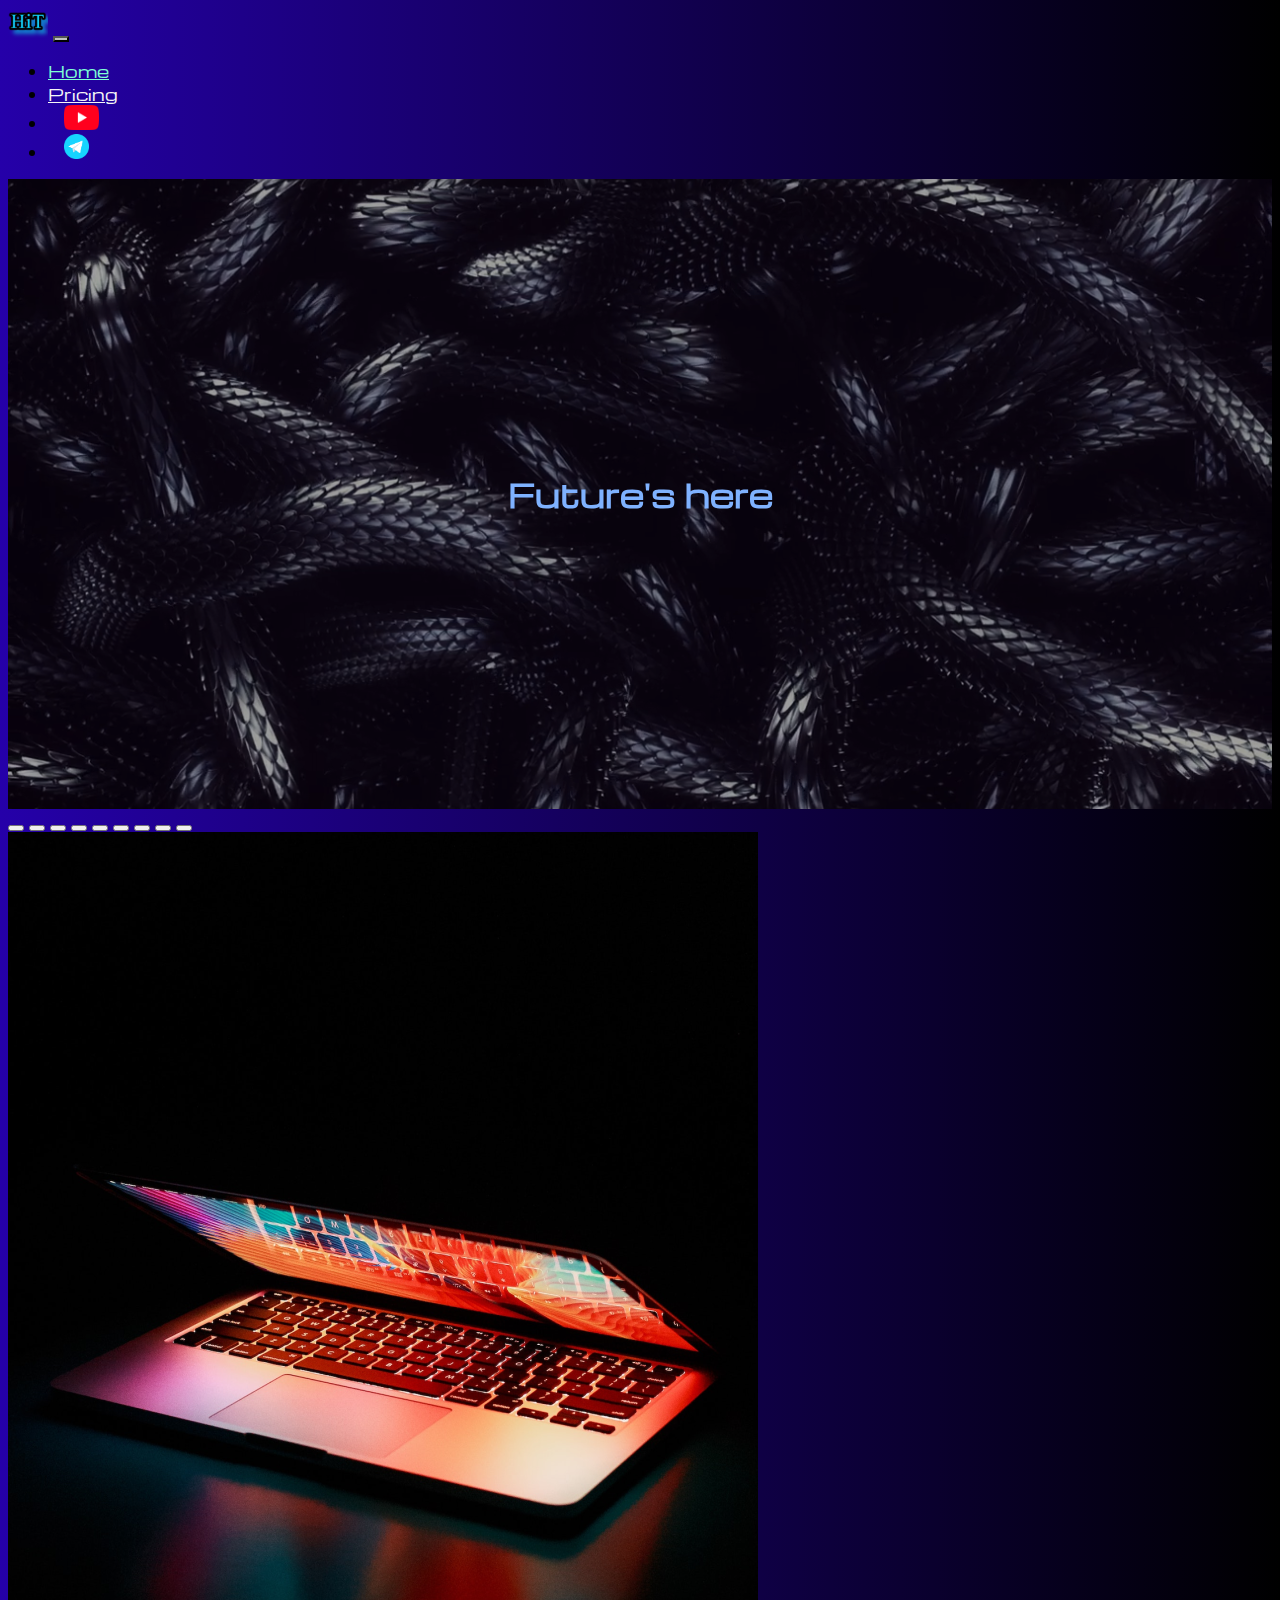
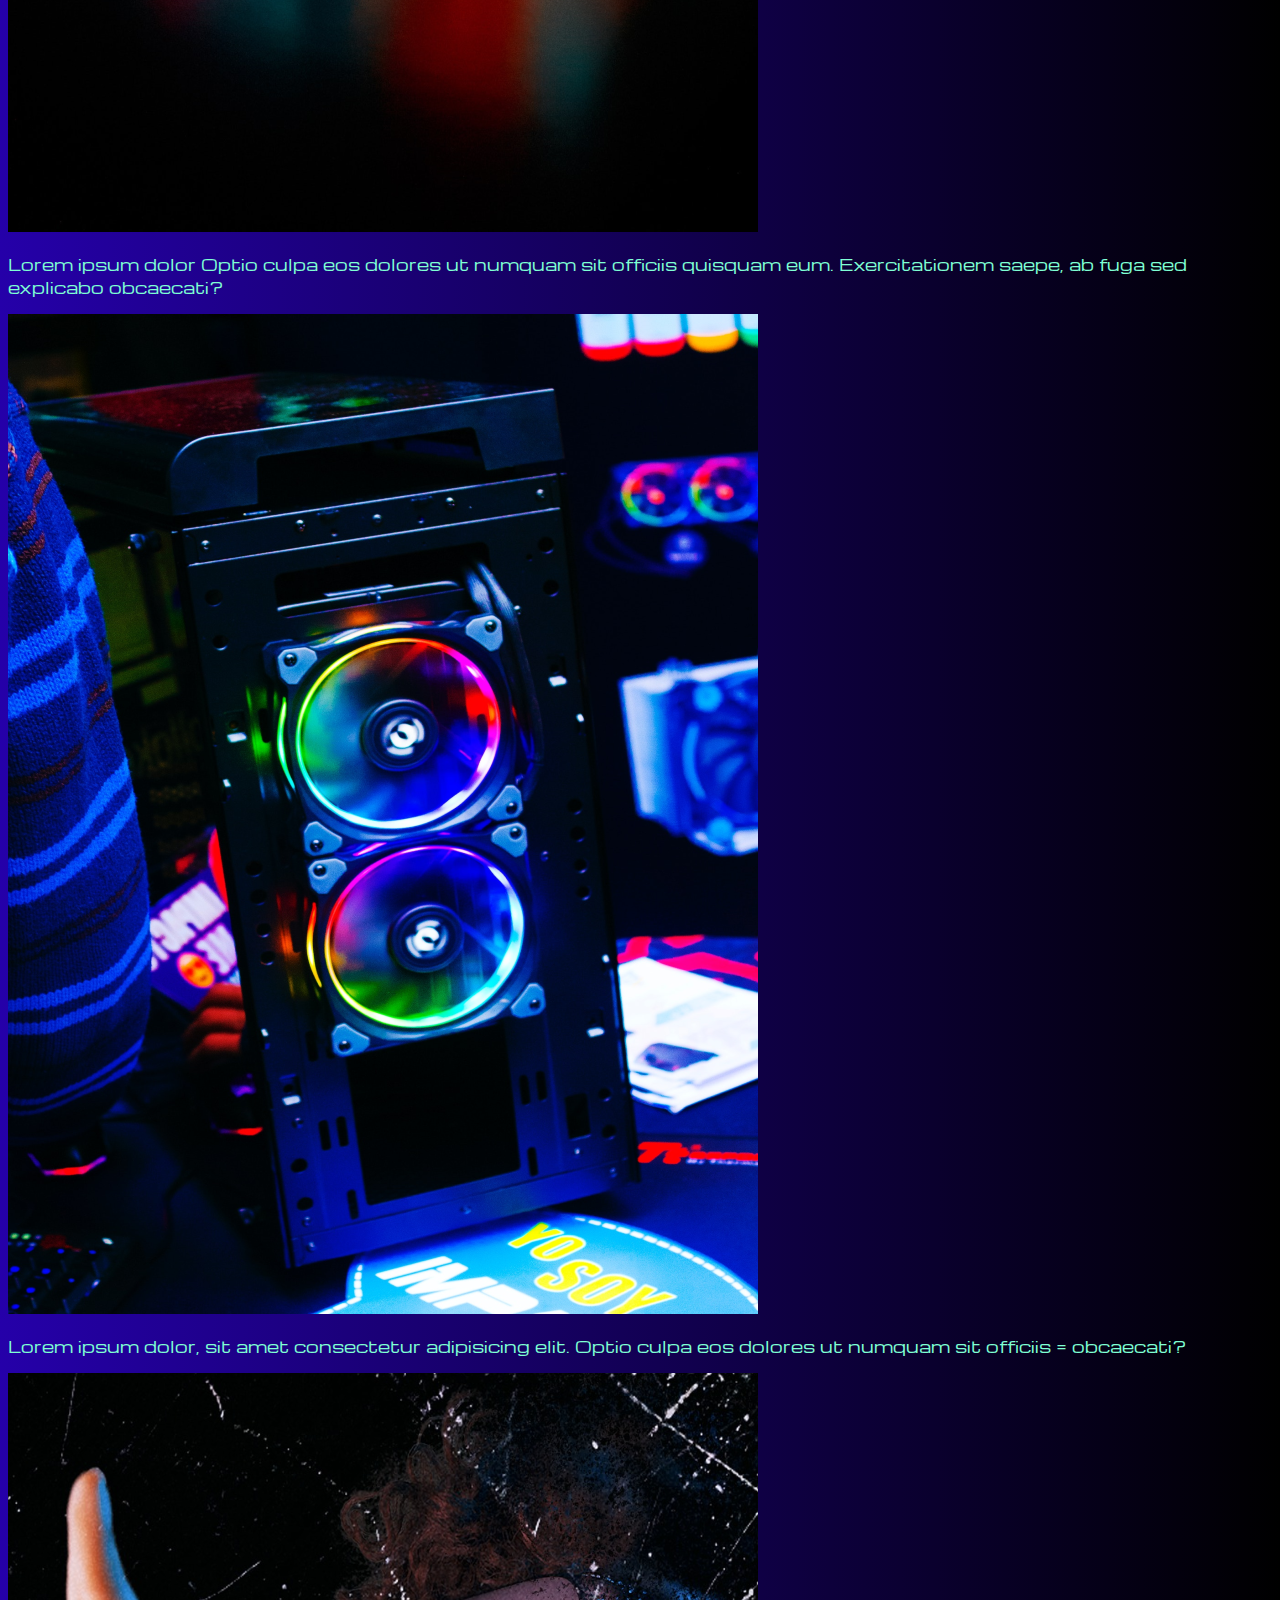
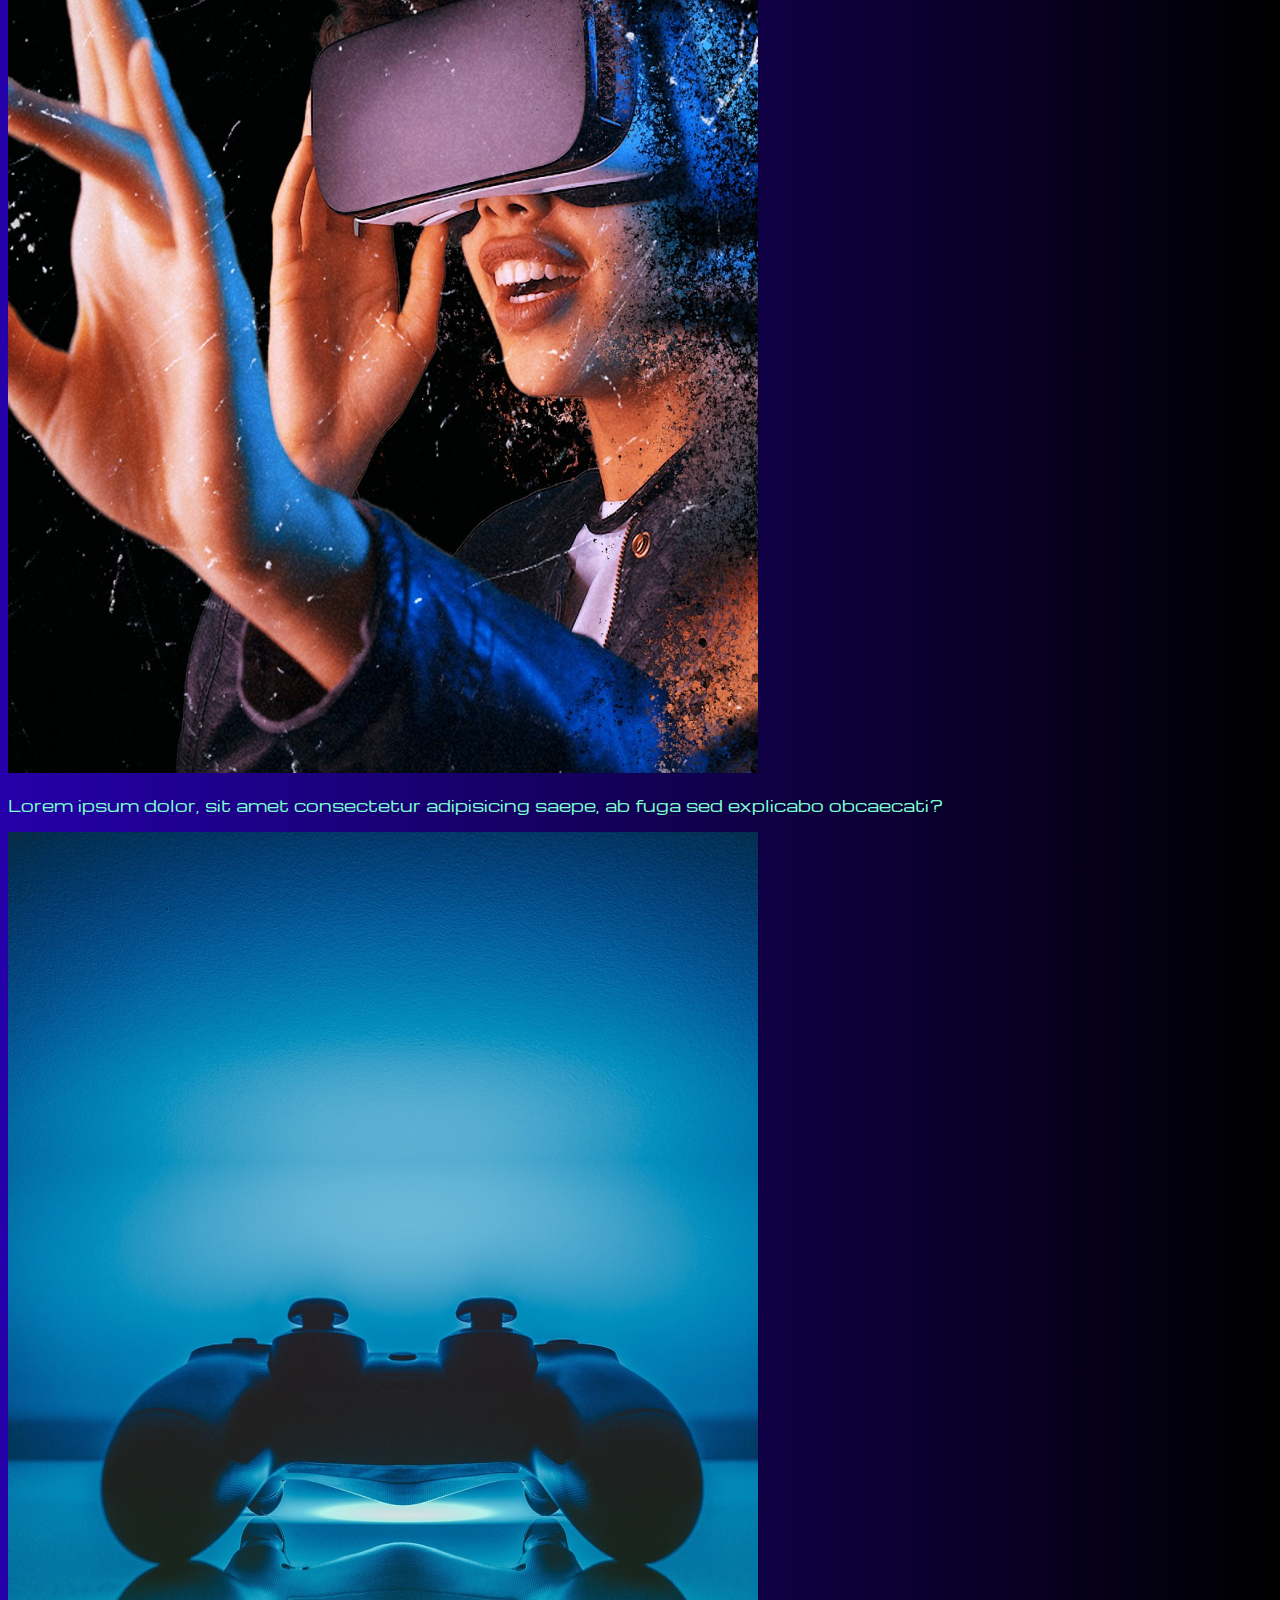
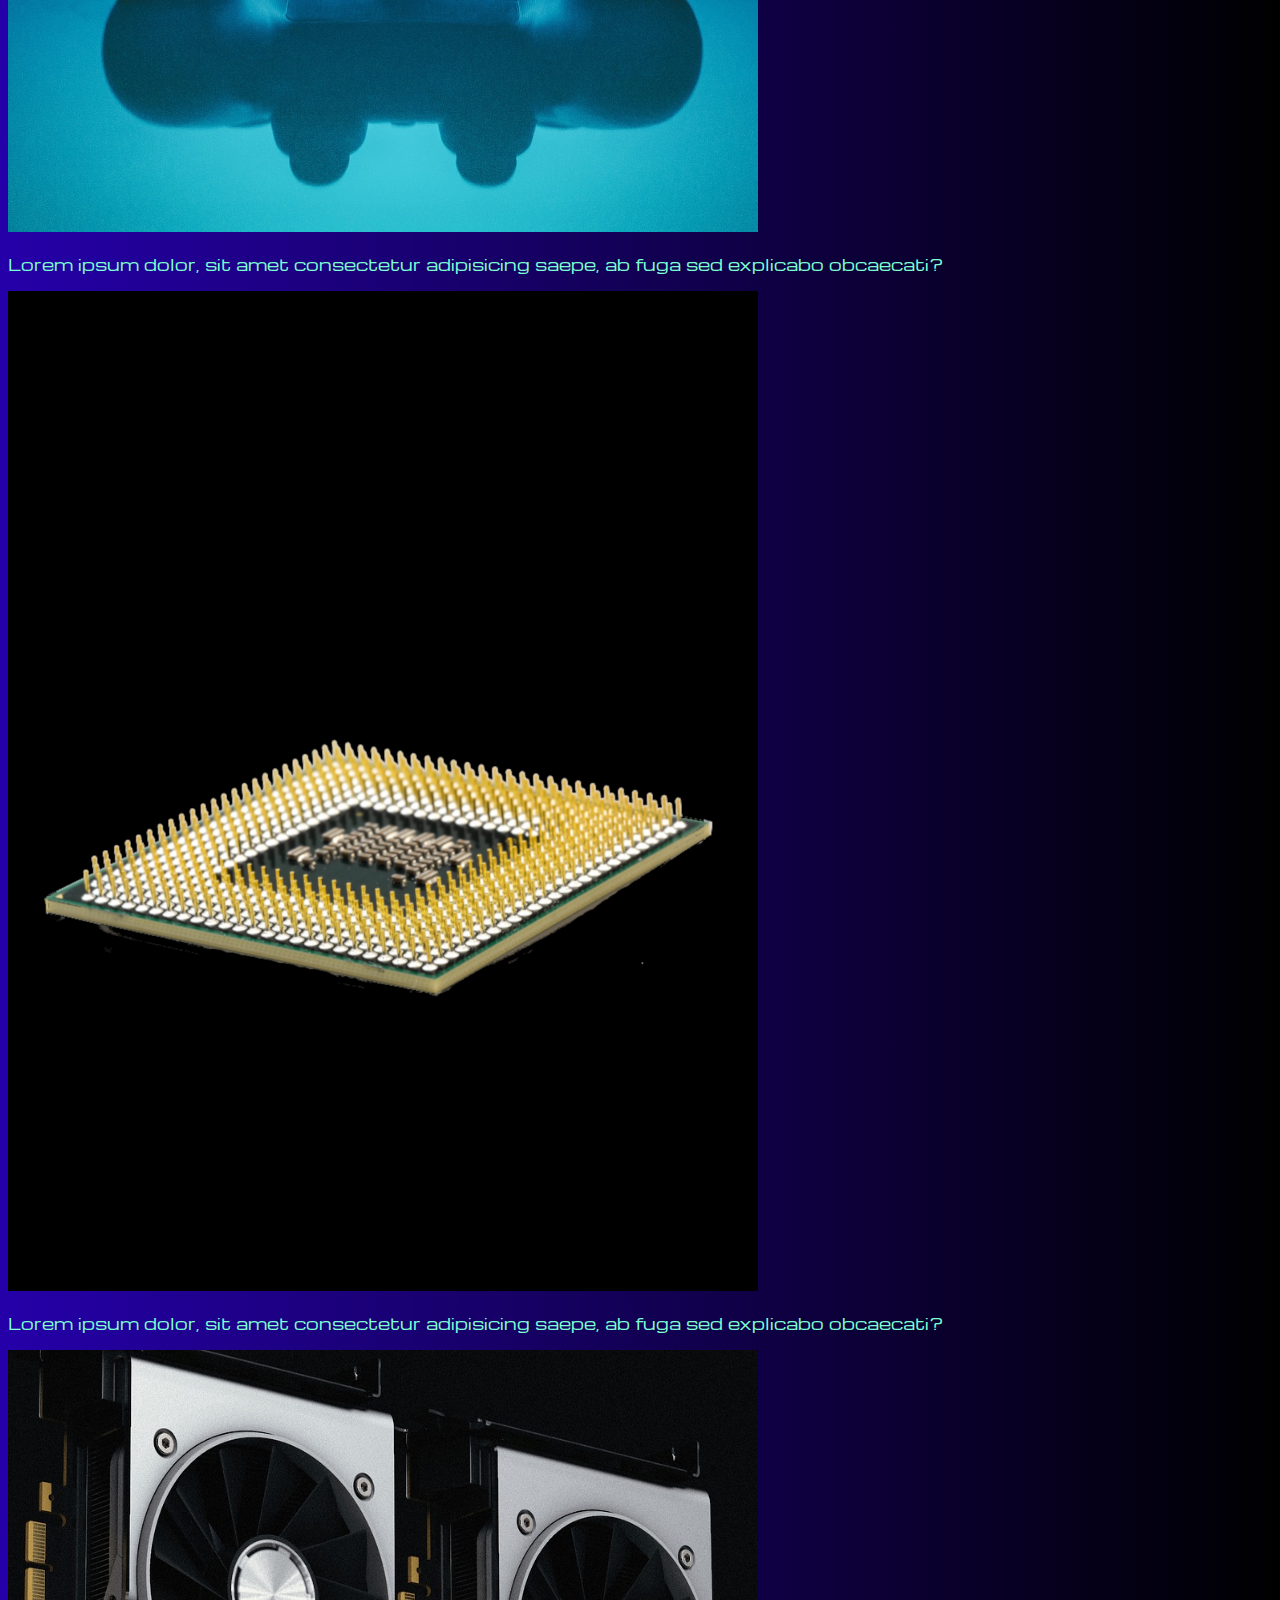
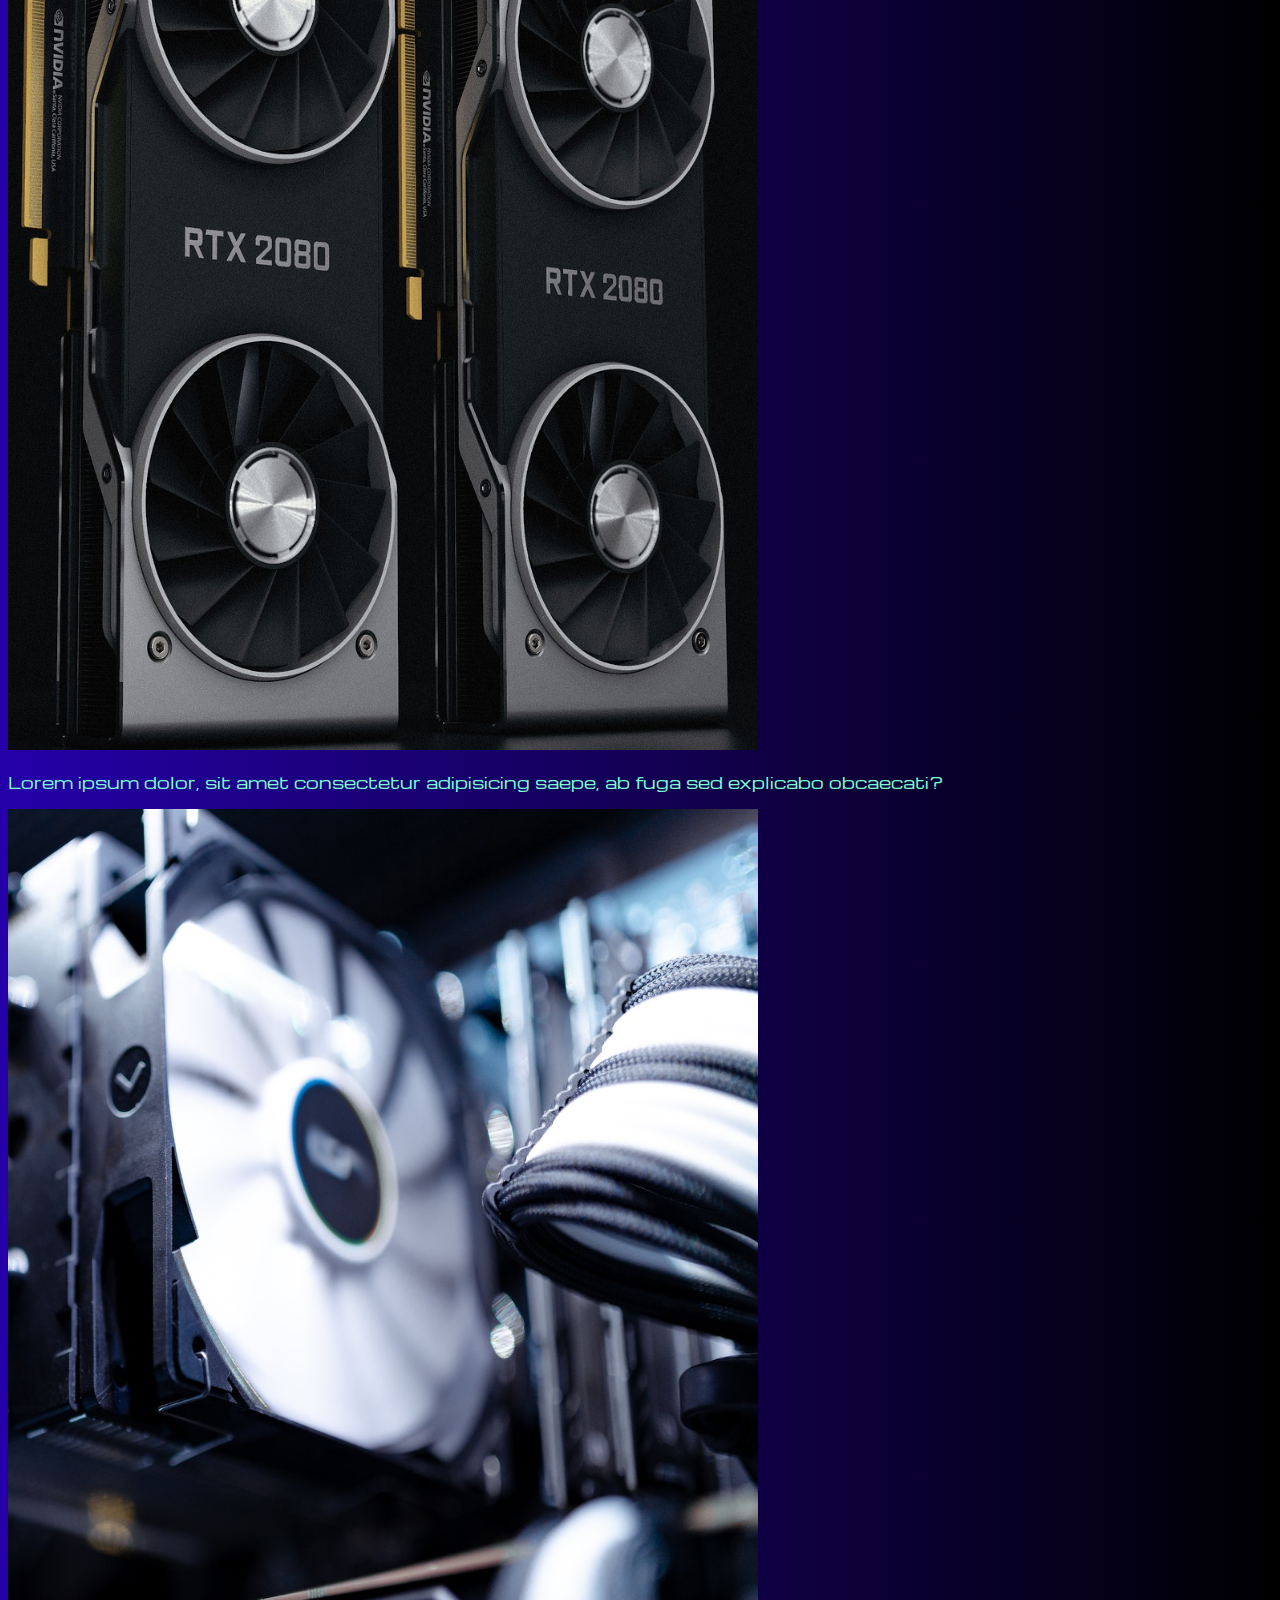
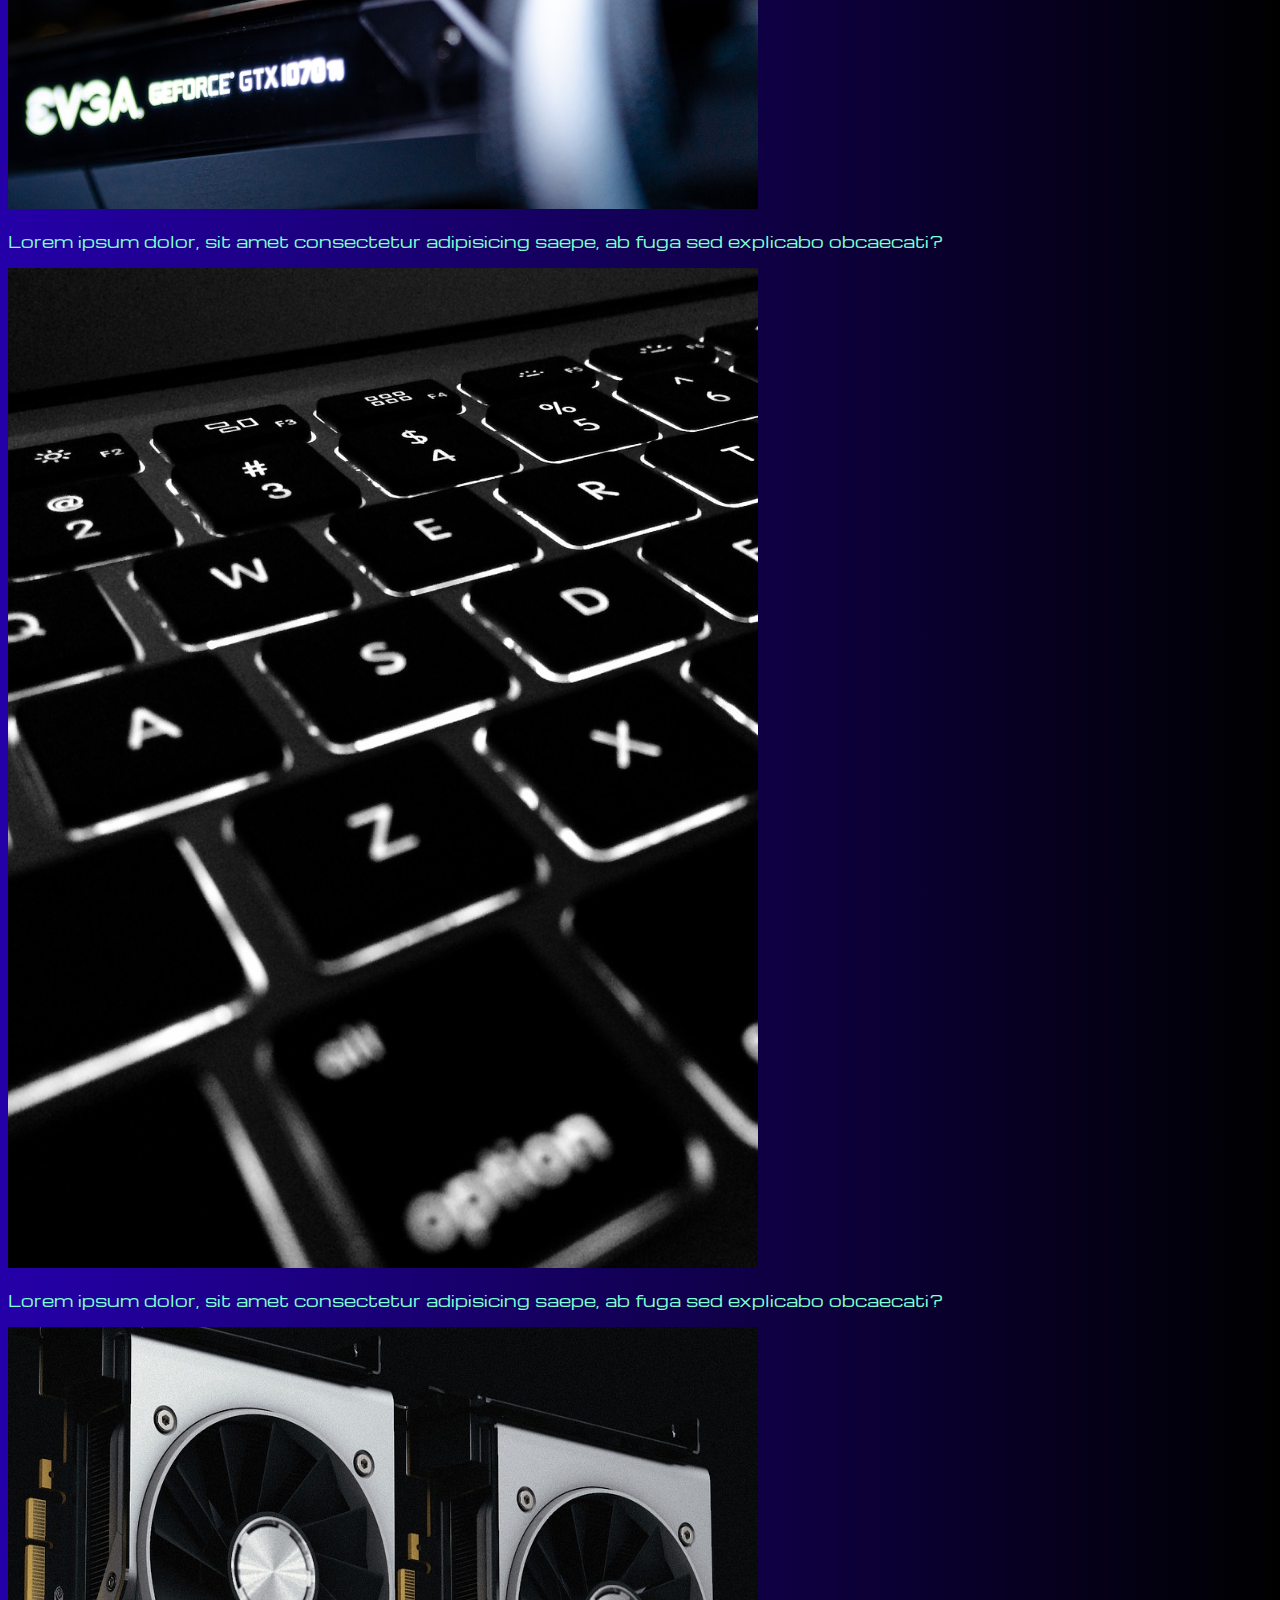
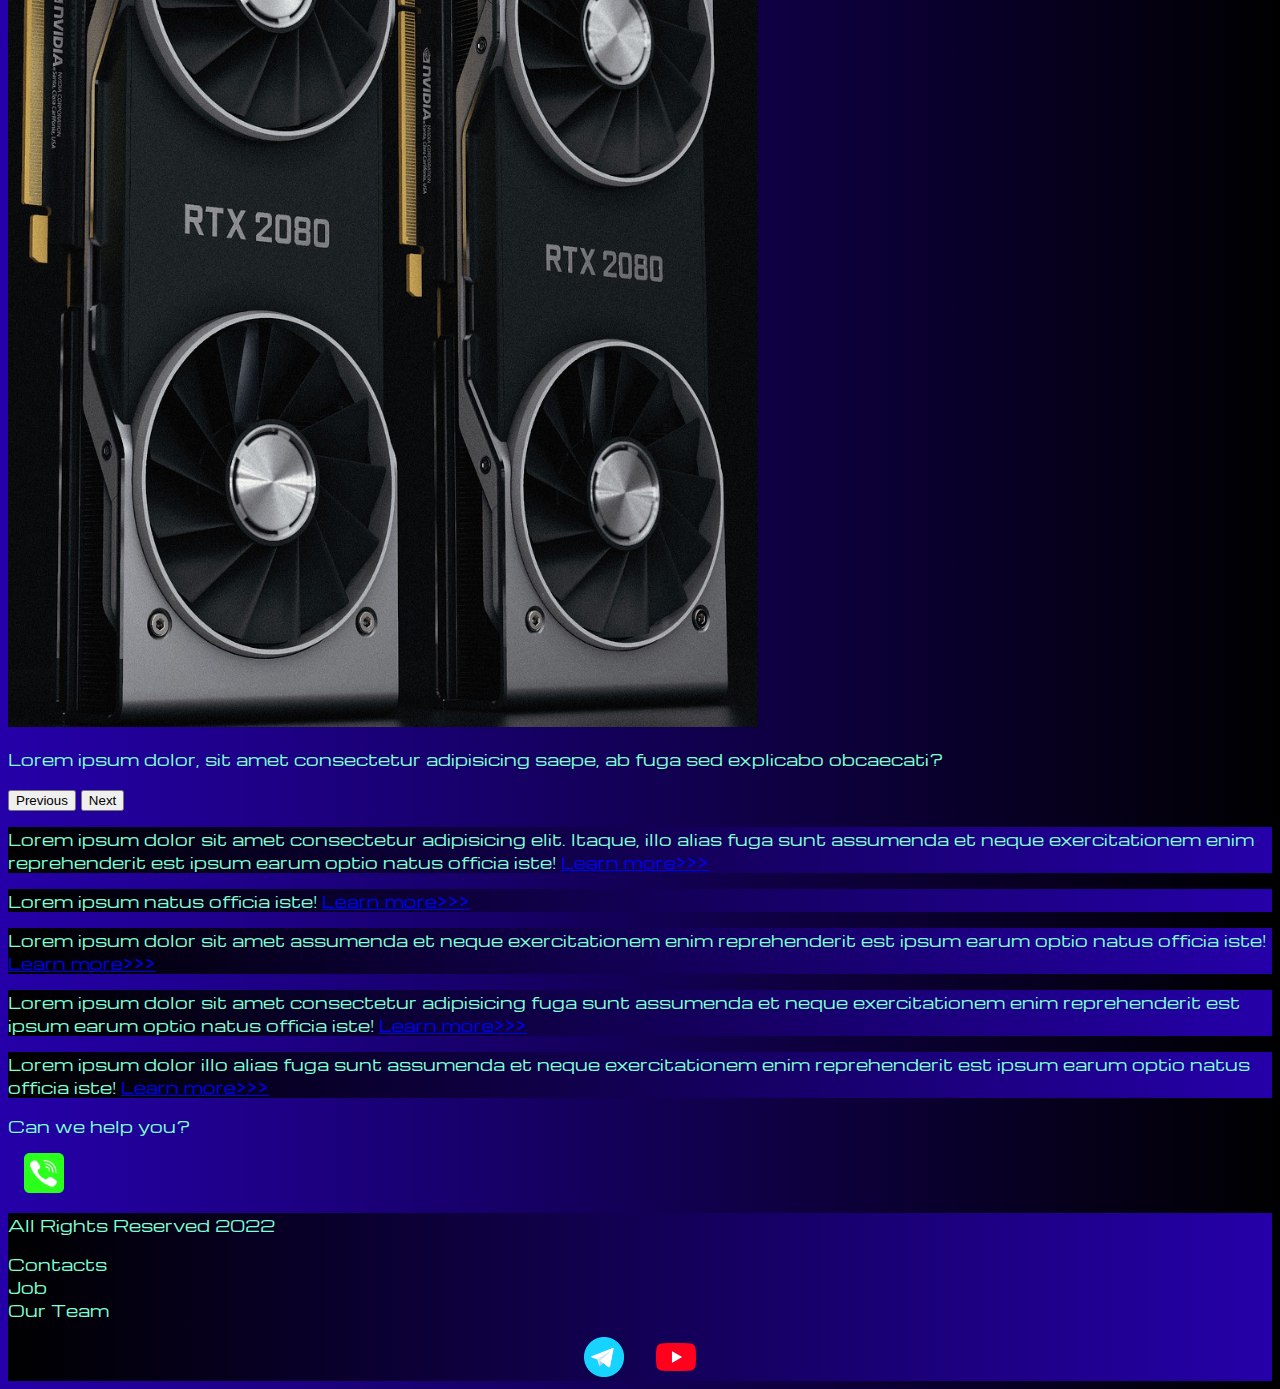
<file: HitSite/index.html>
<!DOCTYPE html>
<html lang="en">
<head>
    <meta charset="UTF-8">
    <meta http-equiv="X-UA-Compatible" content="IE=edge">
    <meta name="viewport" content="width=device-width, initial-scale=1.0">
    <link href="https://cdn.jsdelivr.net/npm/bootstrap@5.2.3/dist/css/bootstrap.min.css" rel="stylesheet" integrity="sha384-rbsA2VBKQhggwzxH7pPCaAqO46MgnOM80zW1RWuH61DGLwZJEdK2Kadq2F9CUG65" crossorigin="anonymous">
    <link rel="stylesheet" href="source/styles/mycss.css">
    <link rel="stylesheet" href="source/styles/bgvideo.css">


    <!-- делаем иконку саиту -->
    <link rel="apple-touch-icon" sizes="180x180" href="source/files/favicon_io/apple-touch-icon.png">
    <link rel="icon" type="image/png" sizes="32x32" href="source/files/favicon_io/favicon-32x32.png">
    <link rel="icon" type="image/png" sizes="16x16" href="source/files/favicon_io/favicon-16x16.png">
    <link rel="manifest" href="source/files/favicon_io/site.webmanifest">

    
    <title>Document</title>

</head>
<body>
    <header>    
        <nav class="navbar navbar-expand-lg bg-dark">
            <div class="container-fluid">
              <a class="navbar-brand" href="index.html"><img src="source/images/logo.png" alt=""></a>
              <button class="navbar-toggler" type="button" data-bs-toggle="collapse" data-bs-target="#navbarNav" aria-controls="navbarNav" aria-expanded="false" aria-label="Toggle navigation">
                <span class="navbar-toggler-icon"></span>
              </button>
              <div class="collapse navbar-collapse" id="navbarNav">
                <ul class="navbar-nav">
                  <li class="nav-item">
                    <a class="nav-link" aria-current="page" href="index.html">Home</a>
                  </li>
                  <li class="nav-item">
                    <a class="nav-link active" href="pricing.html">Pricing</a>
                  </li>
                  <li>
                    <a class="nav-link active" href="pricing.html">
                      <img style="width: 35px; margin-inline: 1em;" src="source/files/yt.png" alt="">
                    </a>
                  </li>
                  <li class="nav-item">
                    <a class="nav-link active" href="pricing.html">
                      <img style="width: 25px; margin-inline: 1em;" src="source/files/tg.png" alt="">
                    </a>
                  </li>
                </ul>
              </div>
            </div>
          </nav>
    </header>
    <section>
      <!-- делаем видео -->
      <div class="bgvideo">
        <video src="source/files/Metall Snake Live Wallpaper.mp4" type="video/mp4" autoplay muted loop></video>
        <div class="effect"></div>
        <div class="video-text">
          <h1>Future's here</h1>
        </div>
      </div>

      <div class="container-fluid mt-4">

        <div class="row">
          <div class="col-lg-1">
          </div>
          
          <div class="col-lg-8 col-md-12">
            <div class="row">
              <div id="carouselExampleIndicators" class="carousel slide" data-bs-ride="true">
                <div class="carousel-indicators">
                  <button type="button" data-bs-target="#carouselExampleIndicators" data-bs-slide-to="0" class="active" aria-current="true" aria-label="Slide 1"></button>
                  <button type="button" data-bs-target="#carouselExampleIndicators" data-bs-slide-to="1" aria-label="Slide 2"></button>
                  <button type="button" data-bs-target="#carouselExampleIndicators" data-bs-slide-to="2" aria-label="Slide 3"></button>
                  <button type="button" data-bs-target="#carouselExampleIndicators" data-bs-slide-to="3" aria-label="Slide 4"></button>
                  <button type="button" data-bs-target="#carouselExampleIndicators" data-bs-slide-to="4" aria-label="Slide 5"></button>
                  <button type="button" data-bs-target="#carouselExampleIndicators" data-bs-slide-to="5" aria-label="Slide 6"></button>
                  <button type="button" data-bs-target="#carouselExampleIndicators" data-bs-slide-to="6" aria-label="Slide 7"></button>
                  <button type="button" data-bs-target="#carouselExampleIndicators" data-bs-slide-to="7" aria-label="Slide 8"></button>
                  <button type="button" data-bs-target="#carouselExampleIndicators" data-bs-slide-to="8" aria-label="Slide 9"></button>

                </div>
                <div class="carousel-inner">
                  <div class="carousel-item active">
                    <div class="d-block w-100">
                      <div class="row">
                        <div class="col-lg-6 col-md-6">
                          <img src="source/images/laptop.png" class="w-100" alt="">
                        </div>
                        <div class="col-lg-6 col-md-6 slide-text">
                          <p>Lorem ipsum dolor Optio culpa eos dolores ut numquam sit officiis quisquam eum. Exercitationem saepe, ab fuga sed explicabo obcaecati?</p>
                        </div>
                      </div>
                    </div>
                  </div>
                  <div class="carousel-item">
                    <div class="d-block w-100">
                      <div class="row">
                        <div class="col-lg-6 col-md-6">
                          <img src="source/images/gaming pc.png" class="w-100" alt="">
                        </div>
                        <div class="col-lg-6 col-md-6 slide-text">
                          <p>Lorem ipsum dolor, sit amet consectetur adipisicing elit. Optio culpa eos dolores ut numquam sit officiis = obcaecati?</p>
                        </div>
                      </div>
                    </div>
                  </div>
                  <div class="carousel-item">
                  <div class="d-block w-100">
                    <div class="row">
                      <div class="col-lg-6 col-md-6">
                        <img src="source/images/vr.png" class="w-100" alt="">
                      </div>
                      <div class="col-lg-6 col-md-6 slide-text">
                        <p>Lorem ipsum dolor, sit amet consectetur adipisicing  saepe, ab fuga sed explicabo obcaecati?</p>
                      </div>
                    </div>
                  </div>
                  </div>

                  <div class="carousel-item">
                    <div class="d-block w-100">
                      <div class="row">
                        <div class="col-lg-6 col-md-6">
                          <img src="source/images/controller.png" class="w-100" alt="">
                        </div>
                        <div class="col-lg-6 col-md-6 slide-text">
                          <p>Lorem ipsum dolor, sit amet consectetur adipisicing  saepe, ab fuga sed explicabo obcaecati?</p>
                        </div>
                      </div>
                  </div>
                  </div>

                  <div class="carousel-item">
                    <div class="d-block w-100">
                      <div class="row">
                        <div class="col-lg-6 col-md-6">
                          <img src="source/images/cpu.png" class="w-100" alt="">
                        </div>
                        <div class="col-lg-6 col-md-6 slide-text">
                          <p>Lorem ipsum dolor, sit amet consectetur adipisicing  saepe, ab fuga sed explicabo obcaecati?</p>
                        </div>
                      </div>
                  </div>
                  </div>

                  <div class="carousel-item">
                    <div class="d-block w-100">
                      <div class="row">
                        <div class="col-lg-6 col-md-6">
                          <img src="source/images/gpu.png" class="w-100" alt="">
                        </div>
                        <div class="col-lg-6 col-md-6 slide-text">
                          <p>Lorem ipsum dolor, sit amet consectetur adipisicing  saepe, ab fuga sed explicabo obcaecati?</p>
                        </div>
                      </div>
                  </div>
                  </div>

                  <div class="carousel-item">
                    <div class="d-block w-100">
                      <div class="row">
                        <div class="col-lg-6 col-md-6">
                          <img src="source/images/other.png" class="w-100" alt="">
                        </div>
                        <div class="col-lg-6 col-md-6 slide-text">
                          <p>Lorem ipsum dolor, sit amet consectetur adipisicing  saepe, ab fuga sed explicabo obcaecati?</p>
                        </div>
                      </div>
                  </div>
                  </div>

                  <div class="carousel-item">
                    <div class="d-block w-100">
                      <div class="row">
                        <div class="col-lg-6 col-md-6">
                          <img src="source/images/acc.png" class="w-100" alt="">
                        </div>
                        <div class="col-lg-6 col-md-6 slide-text">
                          <p>Lorem ipsum dolor, sit amet consectetur adipisicing  saepe, ab fuga sed explicabo obcaecati?</p>
                        </div>
                      </div>
                  </div>
                  </div>

                  <div class="carousel-item">
                    <div class="d-block w-100">
                      <div class="row">
                        <div class="col-lg-6 col-md-6">
                          <img src="source/images/gpu.png" class="w-100" alt="">
                        </div>
                        <div class="col-lg-6 col-md-6 slide-text">
                          <p>Lorem ipsum dolor, sit amet consectetur adipisicing  saepe, ab fuga sed explicabo obcaecati?</p>
                        </div>
                      </div>
                  </div>
                  </div>
                      
                </div>
                <button class="carousel-control-prev" type="button" data-bs-target="#carouselExampleIndicators" data-bs-slide="prev">
                  <span class="carousel-control-prev-icon" aria-hidden="true"></span>
                  <span class="visually-hidden">Previous</span>
                </button>
                <button class="carousel-control-next" type="button" data-bs-target="#carouselExampleIndicators" data-bs-slide="next">
                  <span class="carousel-control-next-icon" aria-hidden="true"></span>
                  <span class="visually-hidden">Next</span>
                </button>
              </div>

            </div>
          </div>
          
          <div class="col-lg-3 col-md-12">
            <div class="row px-2">
              <div class="col-lg-12 sidebar my-4">
                <p>Lorem ipsum dolor sit amet consectetur adipisicing elit. Itaque, illo alias fuga sunt assumenda et neque exercitationem enim reprehenderit est ipsum earum optio natus officia iste! <a href="#">Learn more>>></a></p>
              </div>
              <div class="col-lg-12 sidebar my-4">
                <p>Lorem ipsum natus officia iste! <a href="#">Learn more>>></a></p>
              </div>
              <div class="col-lg-12 sidebar my-4">
                <p>Lorem ipsum dolor sit amet assumenda et neque exercitationem enim reprehenderit est ipsum earum optio natus officia iste! <a href="#">Learn more>>></a></p>
              </div>
              <div class="col-lg-12 sidebar my-4">
                <p>Lorem ipsum dolor sit amet consectetur adipisicing fuga sunt assumenda et neque exercitationem enim reprehenderit est ipsum earum optio natus officia iste! <a href="#">Learn more>>></a></p>
              </div>
              <div class="col-lg-12 sidebar my-4">
                <p>Lorem ipsum dolor illo alias fuga sunt assumenda et neque exercitationem enim reprehenderit est ipsum earum optio natus officia iste! <a href="#">Learn more>>></a></p>
              </div>
            </div>
          </div>
        </div>


        
        <div class="col-md-12 col-md-12 text-center mt-4">
          <p>Can we help you?</p>
        </div>

        <div class="col-md-12 col-md-12 text-center">
          <img class="call-anim" style="width: 40px; margin-inline: 1em;" src="source/files/phone.png" alt="">
        </div>

      </div>
    </section>

    <footer>    
        <div class="container-fluid">
          <div class="row">
            <div class="col-lg-4 col-md-12 footer-text text-center">
              <p>All Rights Reserved 2022</p>
            </div>
            <div class="col-lg-4 col-md-12 footer-text text-center">
              <p>Contacts <br>Job<br>Our Team</p>
            </div>
            <div class="col-lg-4 col-md-12 media-links">
              <!-- ставим ширину, margin-inline для того, чтобы не прилипали друг к другу -->
              <a href="https://web.telegram.org/"> <img style="width: 40px; margin-inline: 1em;" src="source/files/tg.png" alt=""> </a> 
              <a href="https://www.youtube.com/"> <img style="width: 40px; margin-inline: 1em;" src="source/files/yt.png" alt=""> </a> 
              
              

            </div>
          </div>
        </div>
    </footer>
    <script src="https://cdn.jsdelivr.net/npm/bootstrap@5.2.3/dist/js/bootstrap.bundle.min.js" integrity="sha384-kenU1KFdBIe4zVF0s0G1M5b4hcpxyD9F7jL+jjXkk+Q2h455rYXK/7HAuoJl+0I4" crossorigin="anonymous"></script>
</body>
</html>
</file>
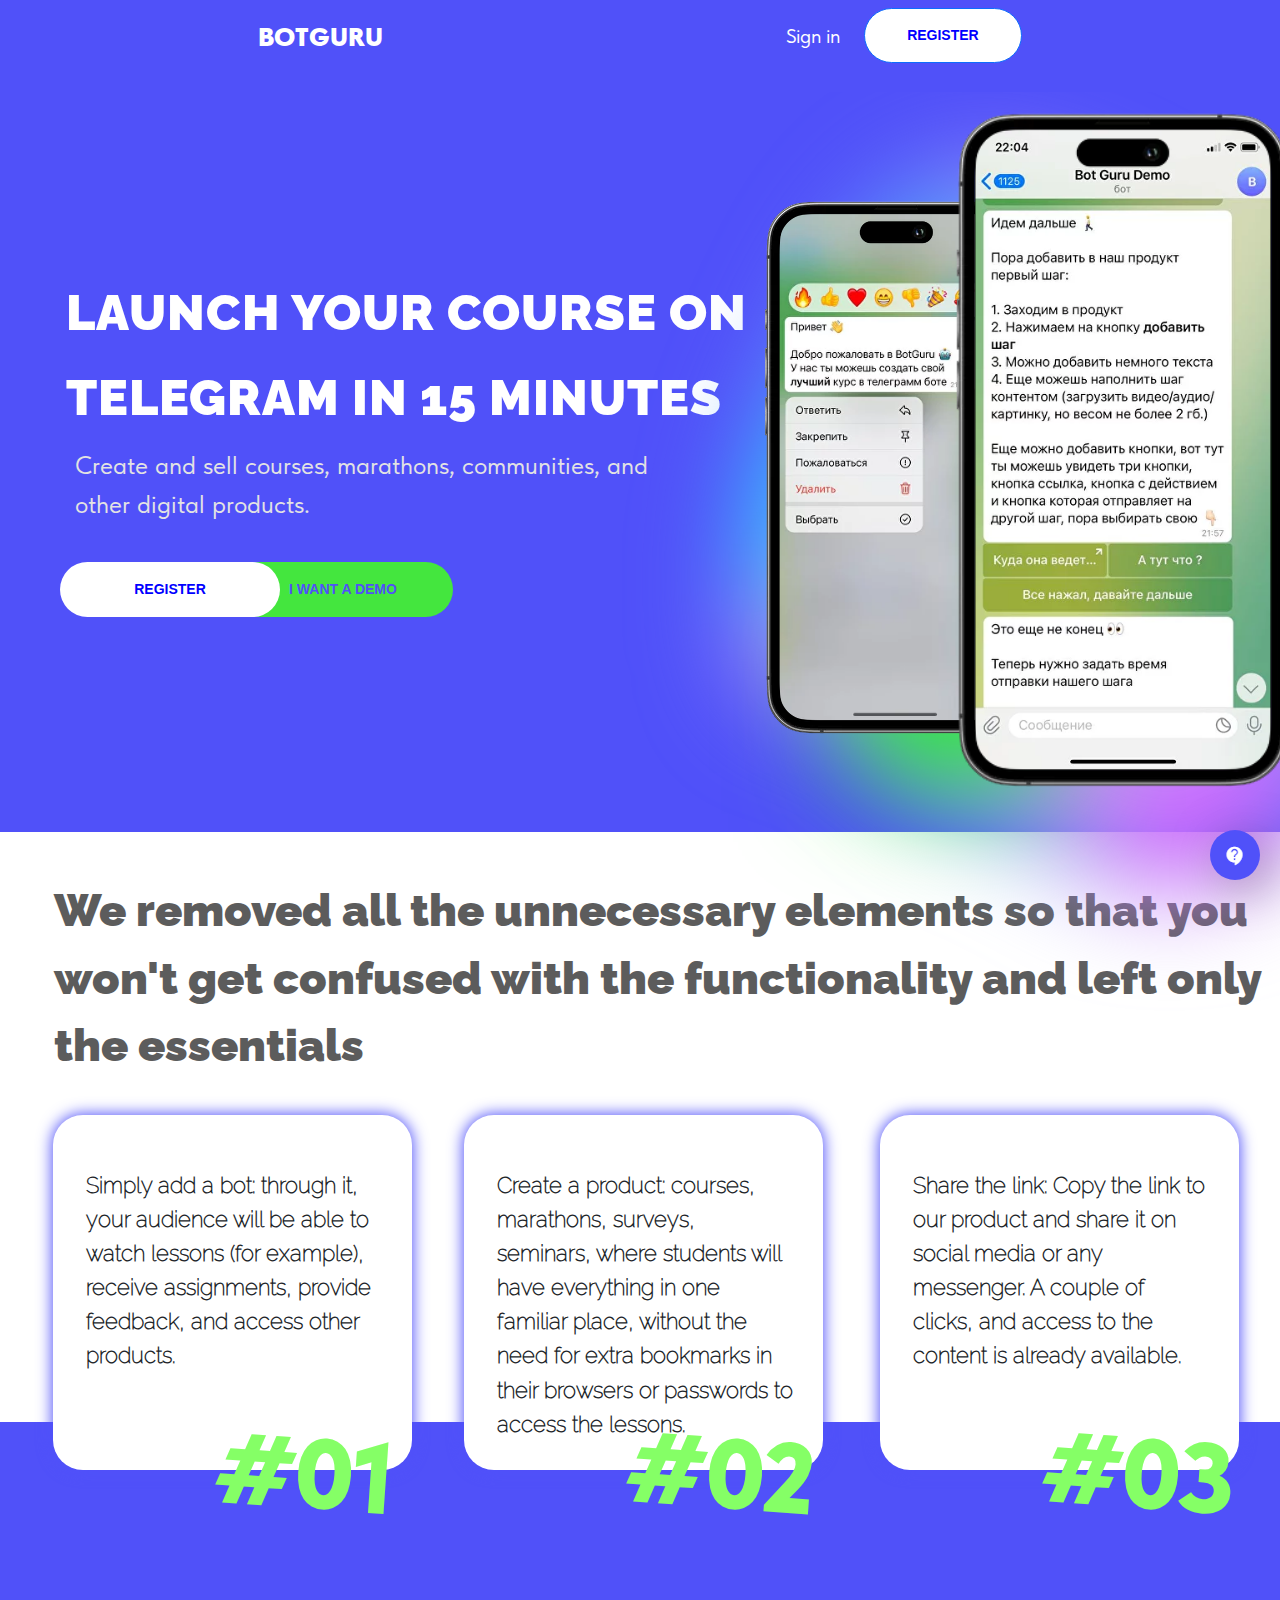
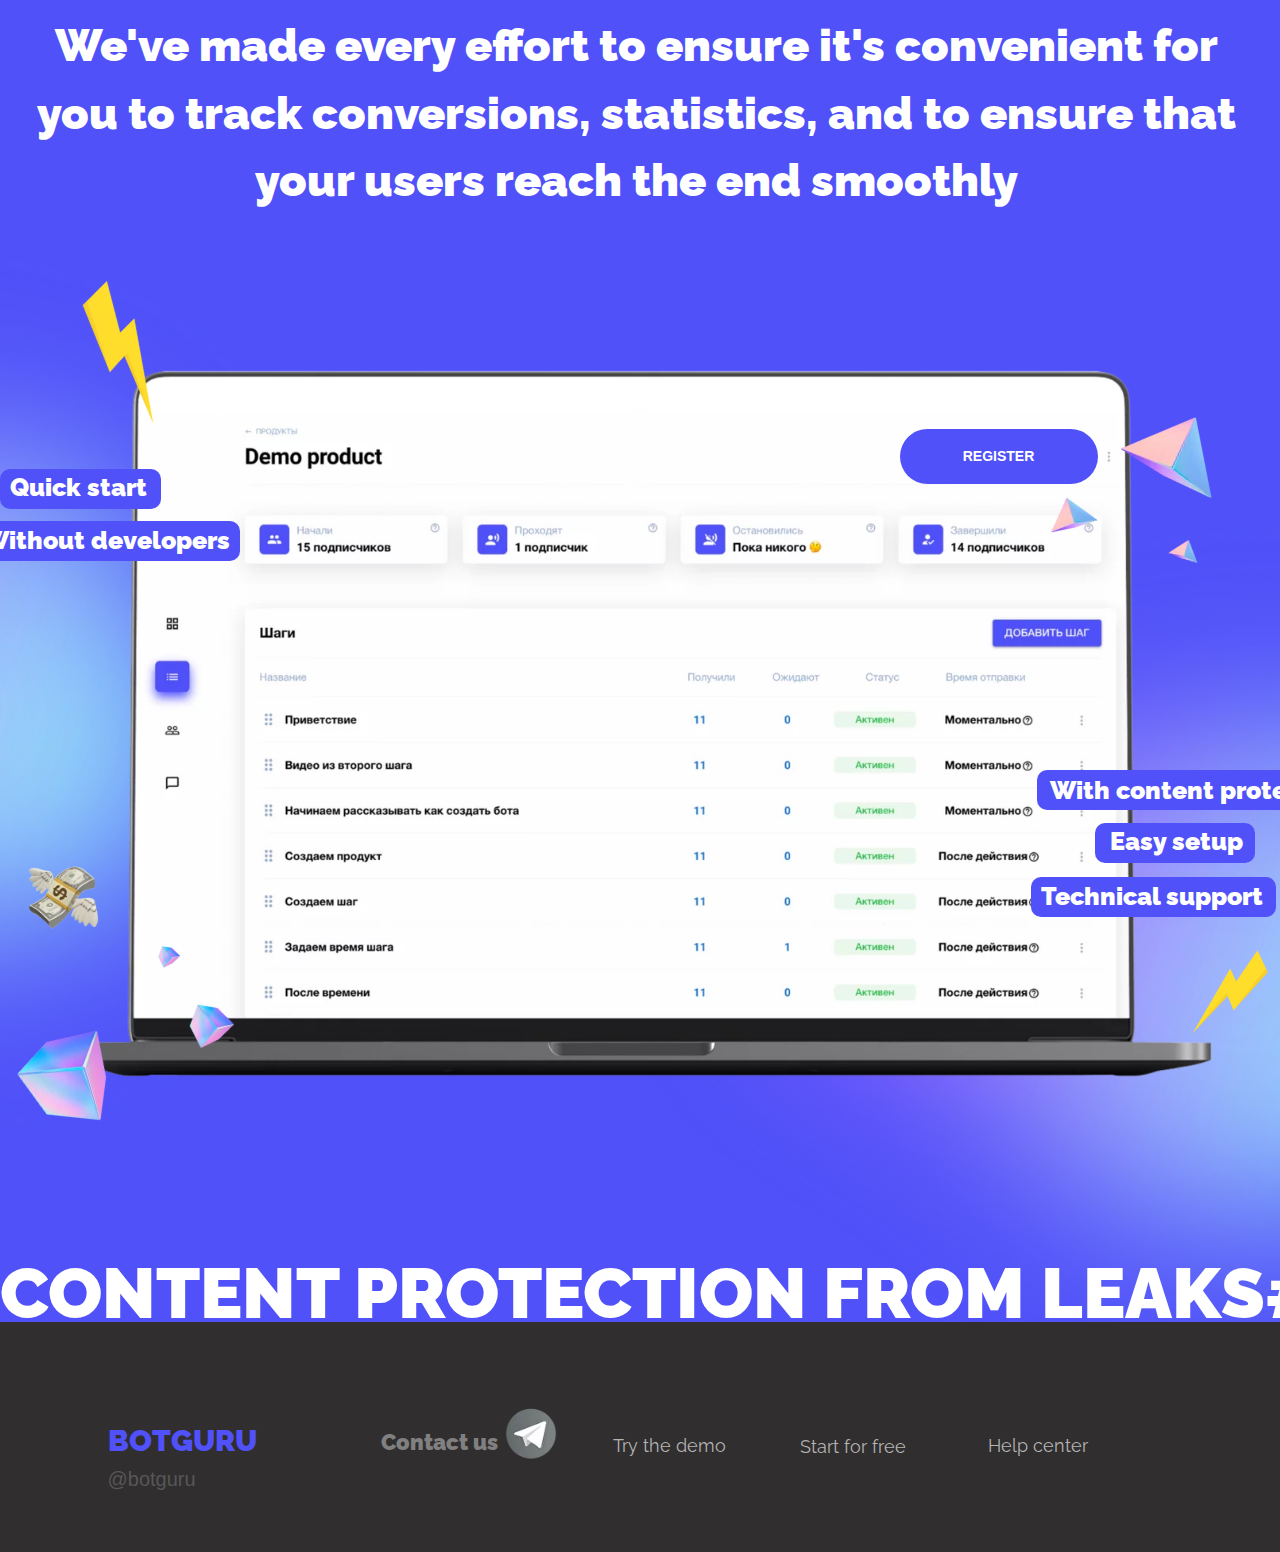
<file: TGSite/index.html>
<!DOCTYPE html>
<html lang="ru">

<head>
  <meta charset="UTF-8">
  <meta http-equiv="X-UA-Compatible" content="IE=edge">
  <meta name="viewport" content="width=device-width, initial-scale=1.0">

  <!-- Подключаем бустрап -->
  <link rel="stylesheet" href="sourse/files/bootstrap/css/bootstrap.min.css">
  <script src="sourse/files/bootstrap/js/bootstrap.bundle.min.js"></script>

  <!-- Подключаем наши стили -->
  <link rel="stylesheet" href="sourse/styles/my.css">
  <!-- Подключаем шрифты -->
  <link rel="stylesheet" href="sourse/fonts/TildaSans/TildaSans-Black/TildaSans-Black.css">
  <link rel="stylesheet" href="sourse/fonts/TildaSans/TildaSans-Light/TildaSans-Light.css">
  <link rel="stylesheet" href="sourse/fonts/TildaSans/TildaSans-Regular/TildaSans-Regular.css">
  <link rel="stylesheet" href="sourse/fonts/Raleway/Raleway.css">
  <link rel="stylesheet" href="sourse/fonts/RalewayThin/RalewayThin.css">
  <link rel="stylesheet" href="sourse/fonts/TildaSans/TildaSans-Black/TildaSans-Black.css">
  <link rel="stylesheet" href="sourse/fonts/RalewayExtraLight/RalewayExtraLight.css">


  <link rel="apple-touch-icon" sizes="180x180" href="sourse/files/favicon_io/apple-touch-icon.png">
  <link rel="icon" type="image/png" sizes="32x32" href="sourse/files/favicon_io/favicon-32x32.png">
  <link rel="icon" type="image/png" sizes="16x16" href="sourse/files/favicon_io/favicon-16x16.png">
  <link rel="manifest" href="/site.webmanifest">

  <link rel="stylesheet"
    href="https://fonts.googleapis.com/css2?family=Material+Symbols+Outlined:opsz,wght,FILL,GRAD@20..48,100..700,0..1,-50..200" />

  <title>BotGuru</title>
</head>

<body>
  <header>
    <div class="container-fluid all-overflow">
      <div class="row">
        <div class="col-lg-2">

        </div>
        <div class="col-lg-8">
          <nav class="navbar navbar-expand-lg bg-light transparent-navbar">
            <div class="container-fluid custom-width-container">
              <a class="navbar-brand" href="#">BOTGURU</a>
              <div class="d-flex flex-row-reverse" id="navbarNav">
                <button type="button" class="btn btn-primary oval-button">REGISTER</button>
                <div class="navbar-brand" id="navbarNav">
                  <ul class="navbar-nav">
                    <li class="nav-item">
                      <a class="nav-link active" aria-current="page" href="#">Sign in</a>
                    </li>
                  </ul>
                </div>
              </div>
          </nav>
        </div>
        <div class="col-lg-2">

        </div>
      </div>
  </header>

  <section>
    <div class="container-fluid">

      <div class="row">
        <div class="col-lg-2">
        </div>

        <div class="col-lg-8 col-md-12">


        </div>

        <div class="col-lg-2">
        </div>

      </div>
    </div>


    <!-- Первое окно -->

    
    <div>
      <div class="first-box all-overflow">
        <div class="container-fluid">

          <div class="row">
            <div class="col-lg-2">
            </div>

            <div class="col-lg-8 col-md-12">
              <div class="fbox-position">
                <div class="text-block">
                  <p>LAUNCH YOUR COURSE ON TELEGRAM IN 15 MINUTES</p>
                </div>
                <div class="f-description-block">
                  <p>Create and sell courses, marathons, communities, and other digital products.</p>
                </div>

                <div class="f-button-reg">
                  <!-- <button type="button" class="btn btn-primary f-oval-button" onclick="window.location.href='#';">ЗАРЕГИСТРИРОВАТЬСЯ</button> -->
                  <button type="button" class="btn btn-primary f-oval-reg-button">REGISTER</button>
                </div>
                <div class="f-button-demo">
                  <button type="button" class="btn btn-primary f-oval-demo-button">I WANT A DEMO</button>
                </div>

                <img src="sourse/images/Untitled.png" class="f-ramka1" alt="ram1">
                <img src="sourse/images/fblock1.jpg" class="f-picture" alt="pic1">

                <img src="sourse/images/fblock3.jpg" class="f-picture2" alt="pic2">
                <img src="sourse/images/Untitled.png" class="f-ramka2" alt="ram2">

                <div class="f-blur-block">
                  <img src="sourse/images/blur.png" class="f-blur1" alt="ram1">
                </div>

                <div class="f-back1"></div>
                <div class="f-back2"></div>

              </div>

            </div>

            <div class="col-lg-2">
            </div>
          </div>
        </div>
      </div>
    </div>

    <!-- Второе окно -->


    <div class="second-block all-overflow">
      <div class="s-text">
        <p><strong>We removed all the unnecessary elements so that you won't get confused with the functionality and
            left only the essentials</strong></p>
      </div>
    </div>

    <div>
      <div class="s-block1">
        <div>
          <div>
            <p><strong> Simply add a bot: through it, your audience will be able to watch lessons (for example), receive
                assignments, provide feedback, and access other products. </strong></p>
          </div>
          <p>#01</p>
        </div>
      </div>
      <div class="s-block2">
        <div>
          <div>
            <p><strong> Create a product: courses, marathons, surveys, seminars, where students will have everything in
                one familiar place, without the need for extra bookmarks in their browsers or passwords to access the
                lessons. </strong></p>
          </div>
          <p>#02</p>
        </div>
      </div>
      <div class="s-block3">
        <div>
          <div>
            <p><strong> Share the link: Copy the link to our product and share it on social media or any messenger. A
                couple of clicks, and access to the content is already available. </strong></p>
          </div>
          <p>#03</p>
        </div>
      </div>
    </div>

    </div>


    <!-- Третье окно -->
    <div>
      <div class="third-block all-overflow">

        <div class="th-block">
          <div class="th-text-block">
            <p>We've made every effort to ensure it's convenient for you to track conversions, statistics, and to ensure
              that your users reach the end smoothly</p>
          </div>

          <div class="th-block-2">

            <img src="sourse/images/third-block-pick.png" class="th-pic-block" alt="#">
            <div class="th-pic-1">
              <img src="sourse/images/Untitled_design.png" alt="">
            </div>
            <div class="th-pic-2">
              <img src="sourse/images/T2_.png" alt="#">
            </div>
            <div class="th-pic-3">
              <img src="sourse/images/T3.png" alt="">
            </div>
            <div class="th-pic-4">
              <img src="sourse/images/T4.png" alt="">
            </div>
            <div class="th-pic-5">
              <img src="sourse/images/T5.png" alt="">
            </div>
            <div class="th-pic-6">
              <img src="sourse/images/T6.png" alt="">
            </div>
            <div class="th-pic-7">
              <img src="sourse/images/T7.png" alt="">
            </div>
            <div class="th-pic-8">
              <img src="sourse/images/T8.png" alt="">
            </div>
            <div class="th-pic-9">
              <img src="sourse/images/T9.png" alt="">
            </div>
            <div class="th-pic-10">
              <img src="sourse/images/T10.png" alt="">
            </div>
            <div class="th-pic-11">
              <img src="sourse/images/T11.png" alt="">
            </div>
            <div class="th-pic-12">
              <img src="sourse/images/T12.png" alt="">
            </div>
            <div class="t-oval-reg-button">
              <button type="button" class="btn btn-primary th-oval-button">REGISTER</button>
            </div>

            <div class="t-button1">
              <div></div>
              <p>Quick start</p>
            </div>

            <div class="t-button2">
              <div></div>
              <p>Without developers</p>
            </div>

            <div class="t-button3">
              <div></div>
              <p>Easy setup</p>
            </div>

            <div class="t-button4">
              <div></div>
              <p>Technical support</p>
            </div>

            <div class="t-button5">
              <div></div>
              <p>With content protection</p>
            </div>

            <div class="t-blur-l">
              <img src="sourse/images/Untitled_design_2.png" alt="">
            </div>
          </div>
        </div>
        <div class="text-anim">
          <div class="moving-text" style="line-height: 110px;">CONTENT PROTECTION FROM LEAKS# CONTENT PROTECTION FROM LEAKS#</div>
          <!-- <div class="moving-text" style="line-height: 110px;">CONTENT PROTECTION FROM LEAKS# CONTENT PROTECTION FROM LEAKS#</div> -->
        </div>

      </div>
      
      
    </div>


    

  </section>


  <footer>
    <div class="background-footer">

      <div class="footer-between-layer">

        <div class="foot-text1">
          <p>Contact us</p>
        </div>
        <div class="foot-text2">
          <p>BOTGURU</p>
        </div>

        <div class="foot-pic1">
          <img src="sourse/images/F1.png" alt="">
        </div>

        <div class="foot-text3">
          <p>@botguru</p>
        </div>

        <div class="foot-text4">
          <a href="#" style="text-decoration: none">Try the demo</a>

        </div>

        <div class="foot-text5">
          <a href="#" style="text-decoration: none">Start for free</a>

        </div>

        <div class="foot-text6">
          <a href="#" style="text-decoration: none">Help center</a>

        </div>

        <a href="https://example.com" class="help-btn">
          <img src="sourse/images/qw-icon.png" class="" alt="">
          <!-- <span class="material-symbols-outlined">contact_support</span>  -->
        </a>
      </div>

    </div>
  </footer>
</body>

</html>
</file>
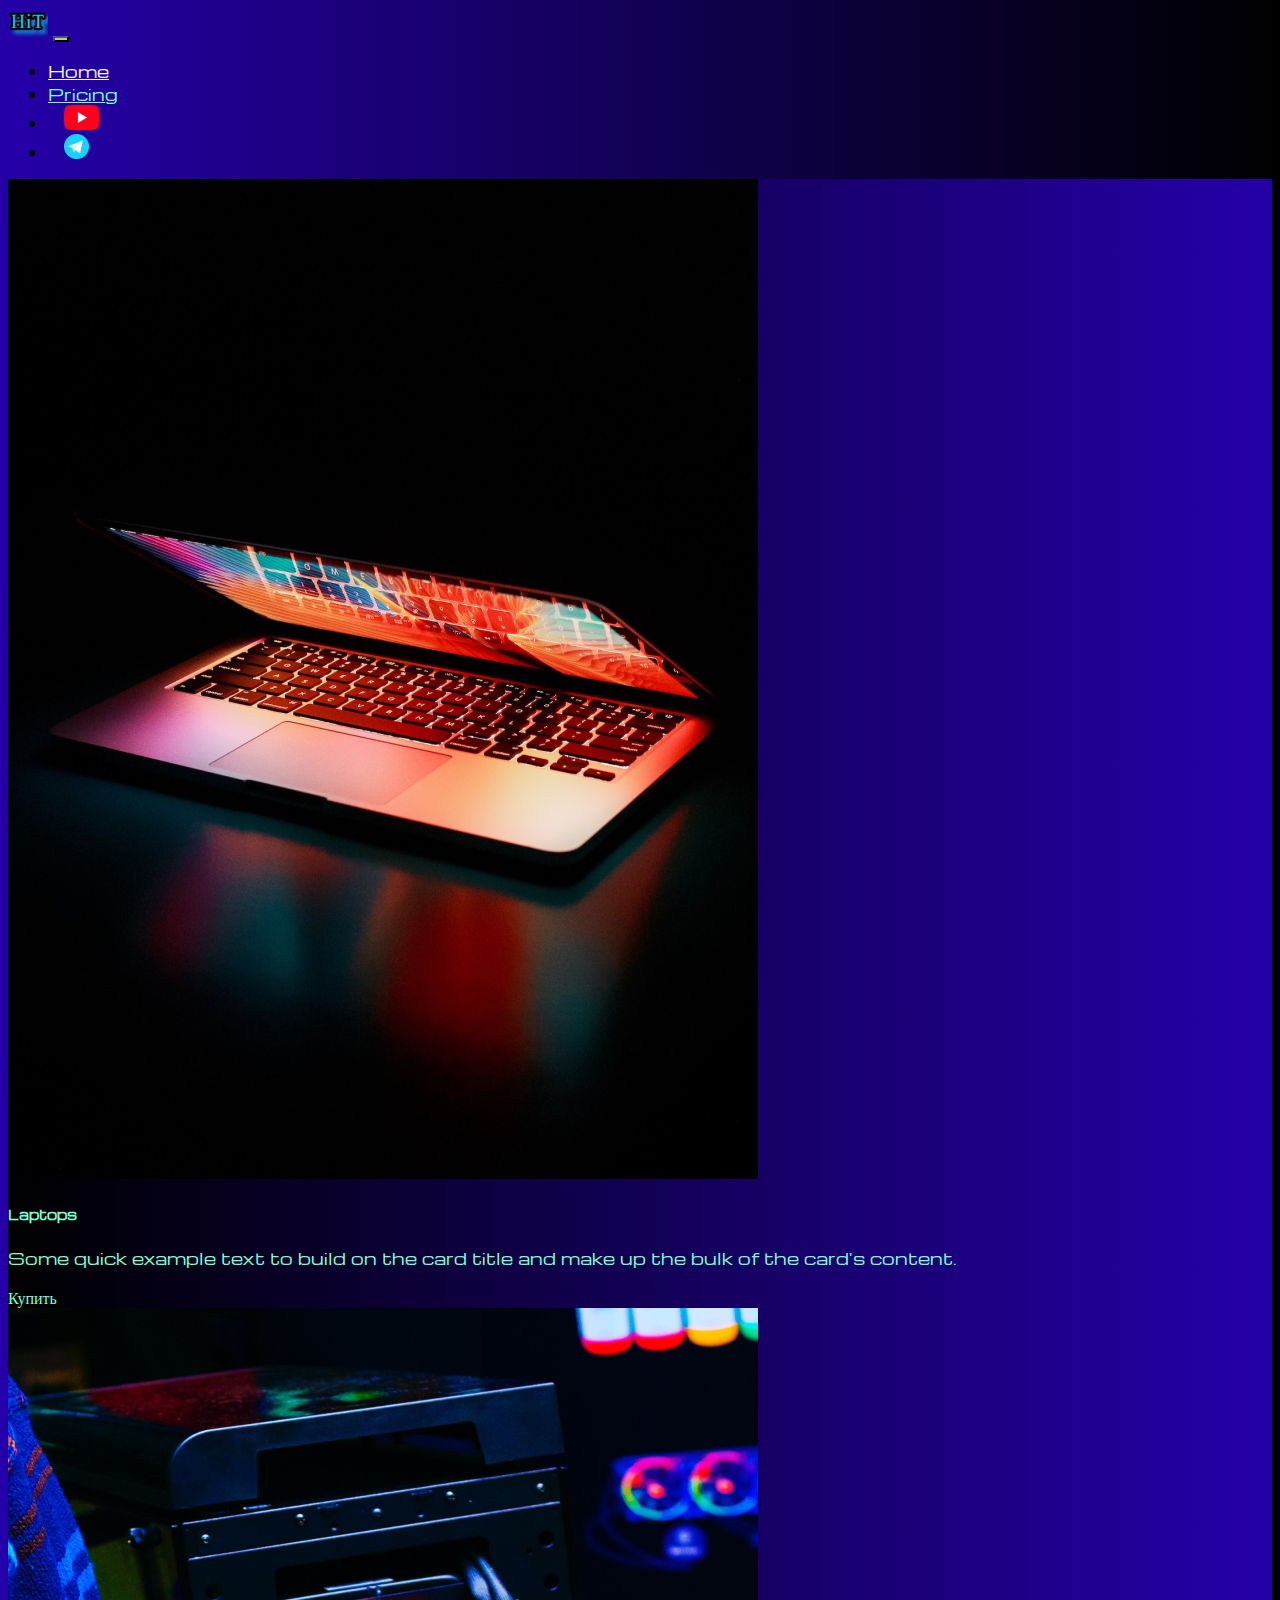
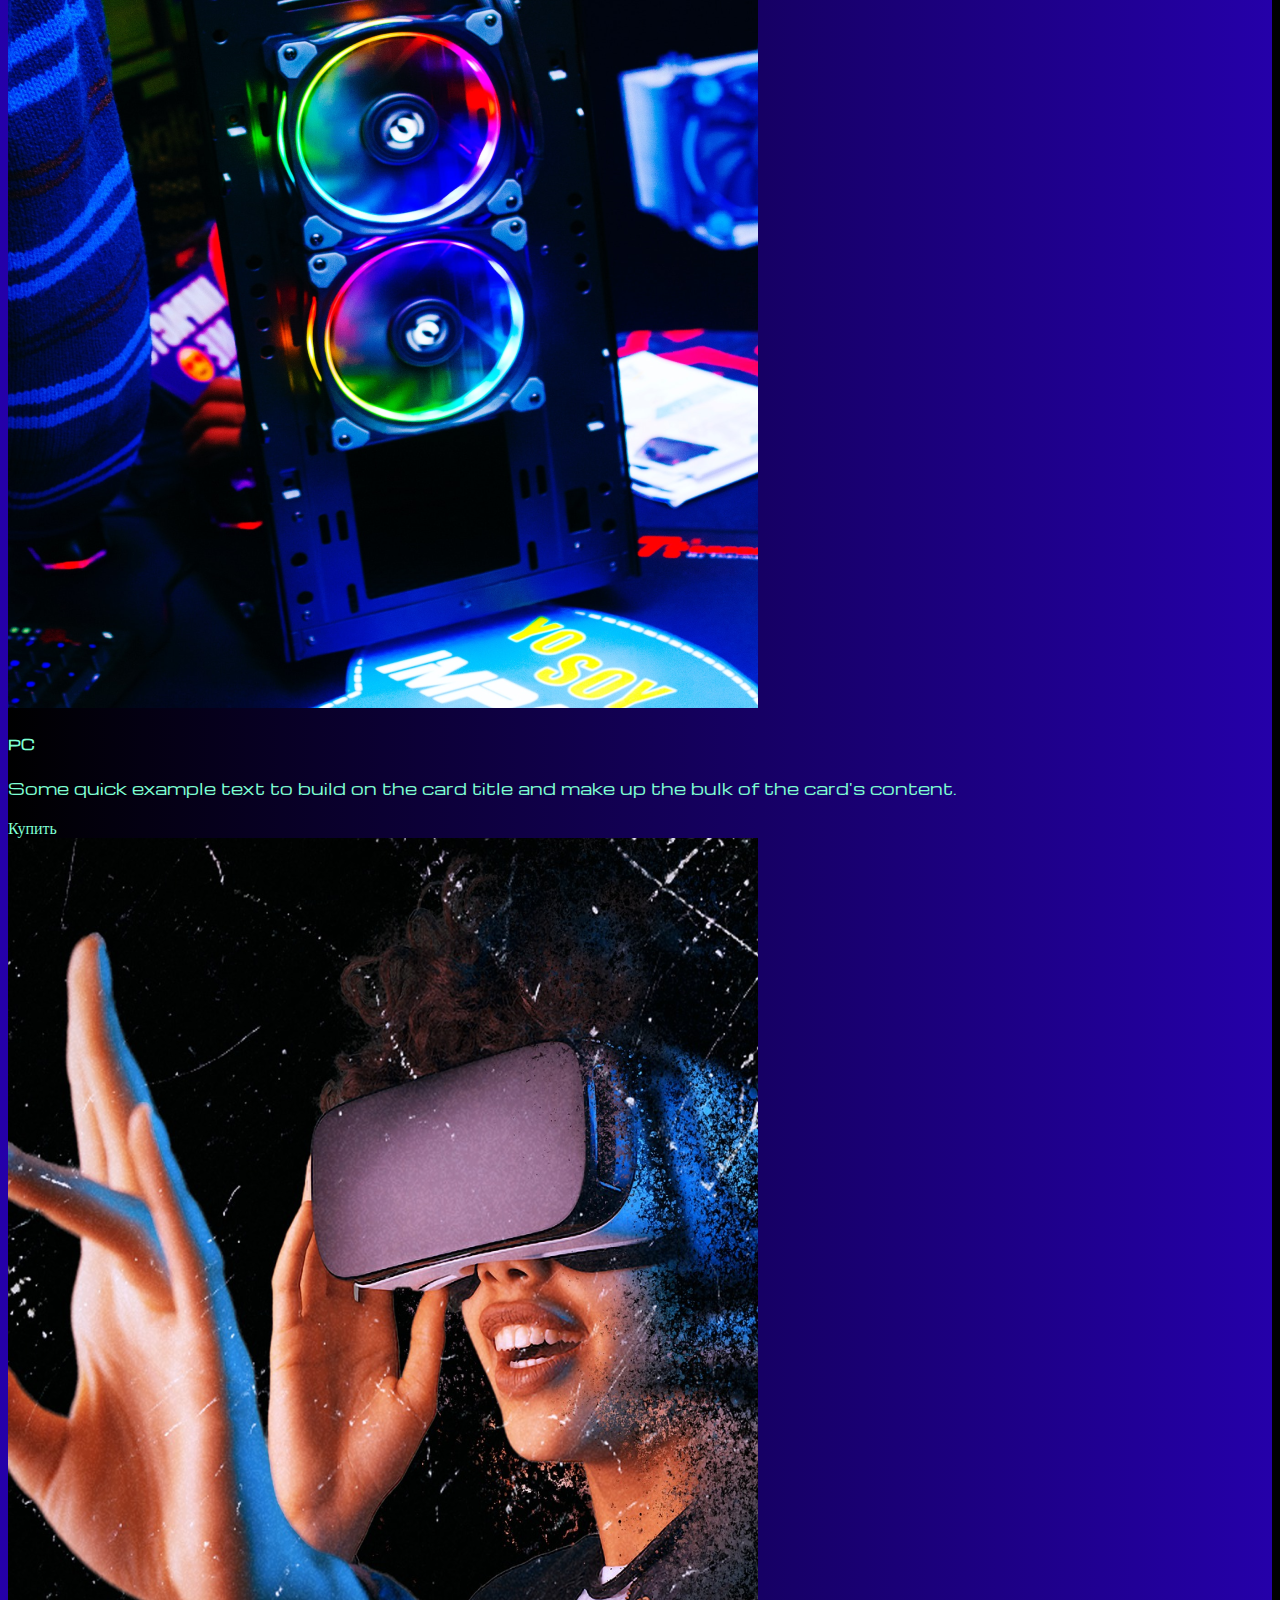
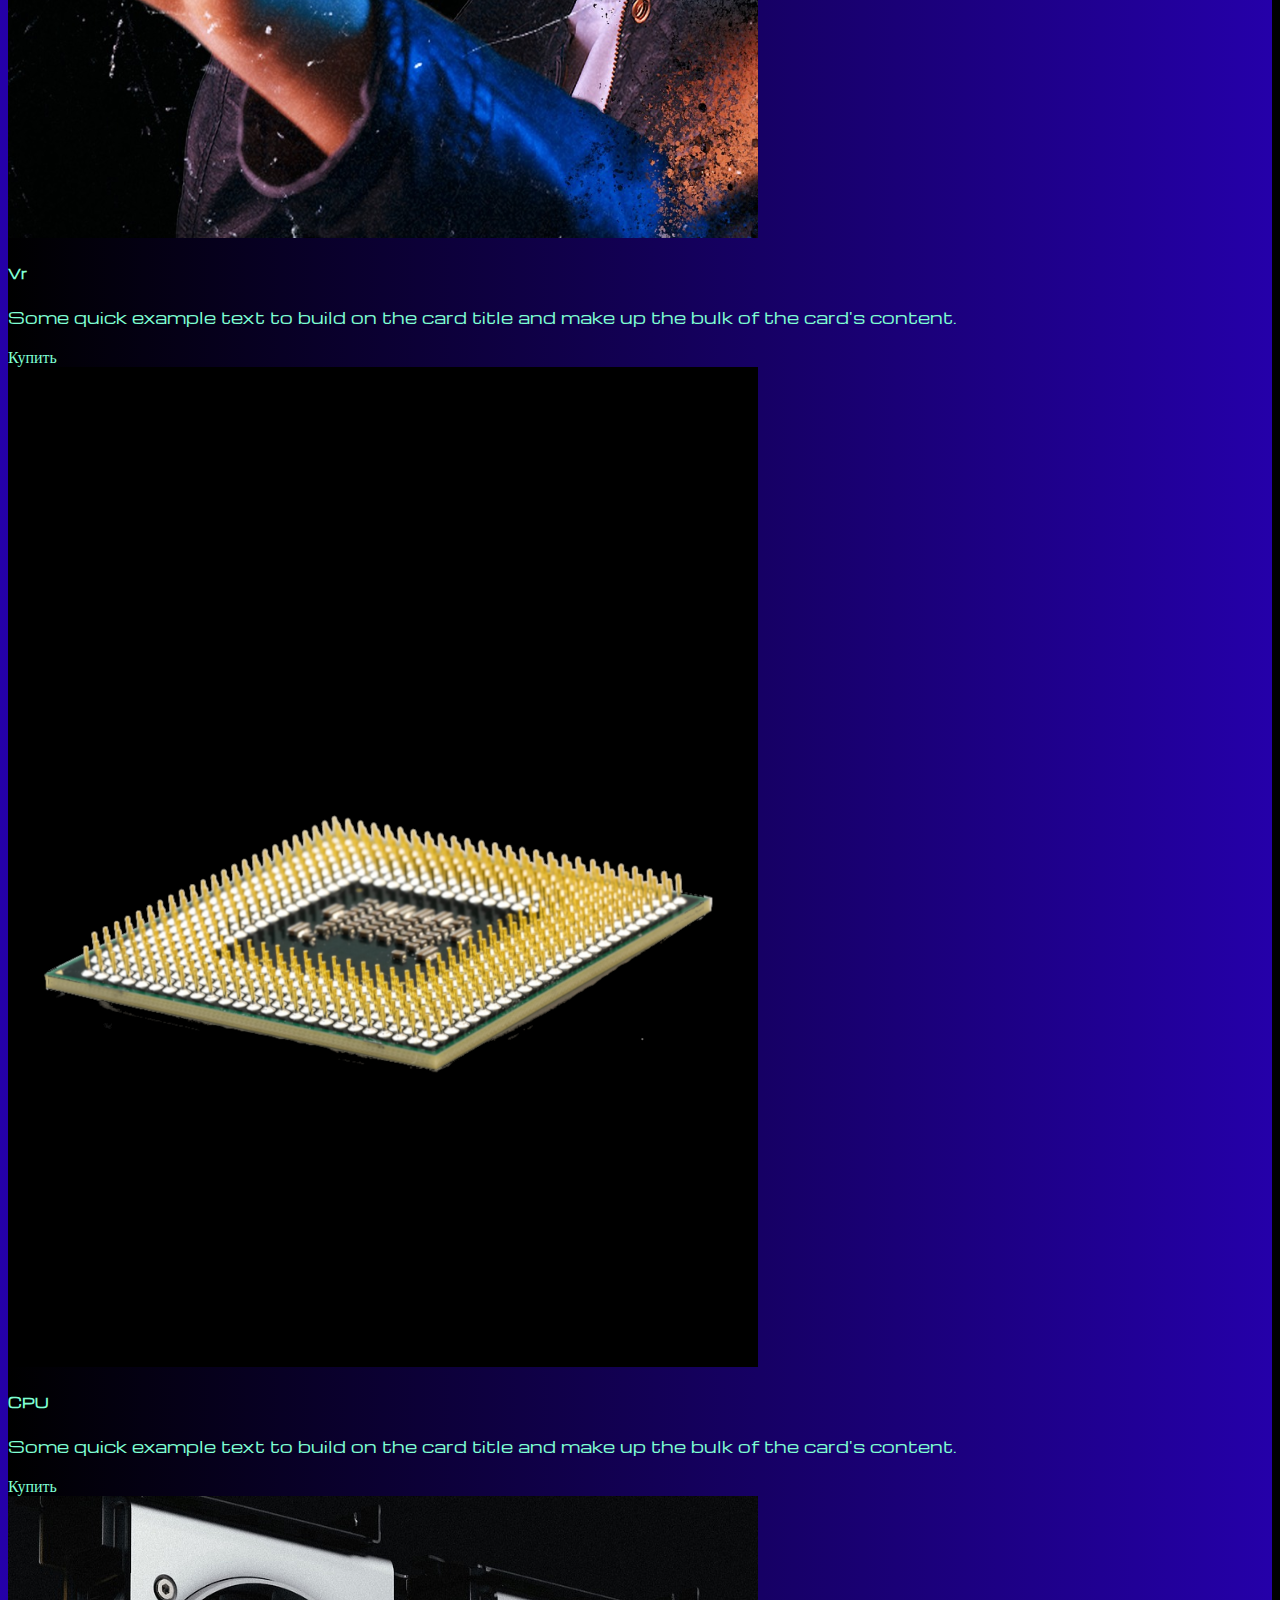
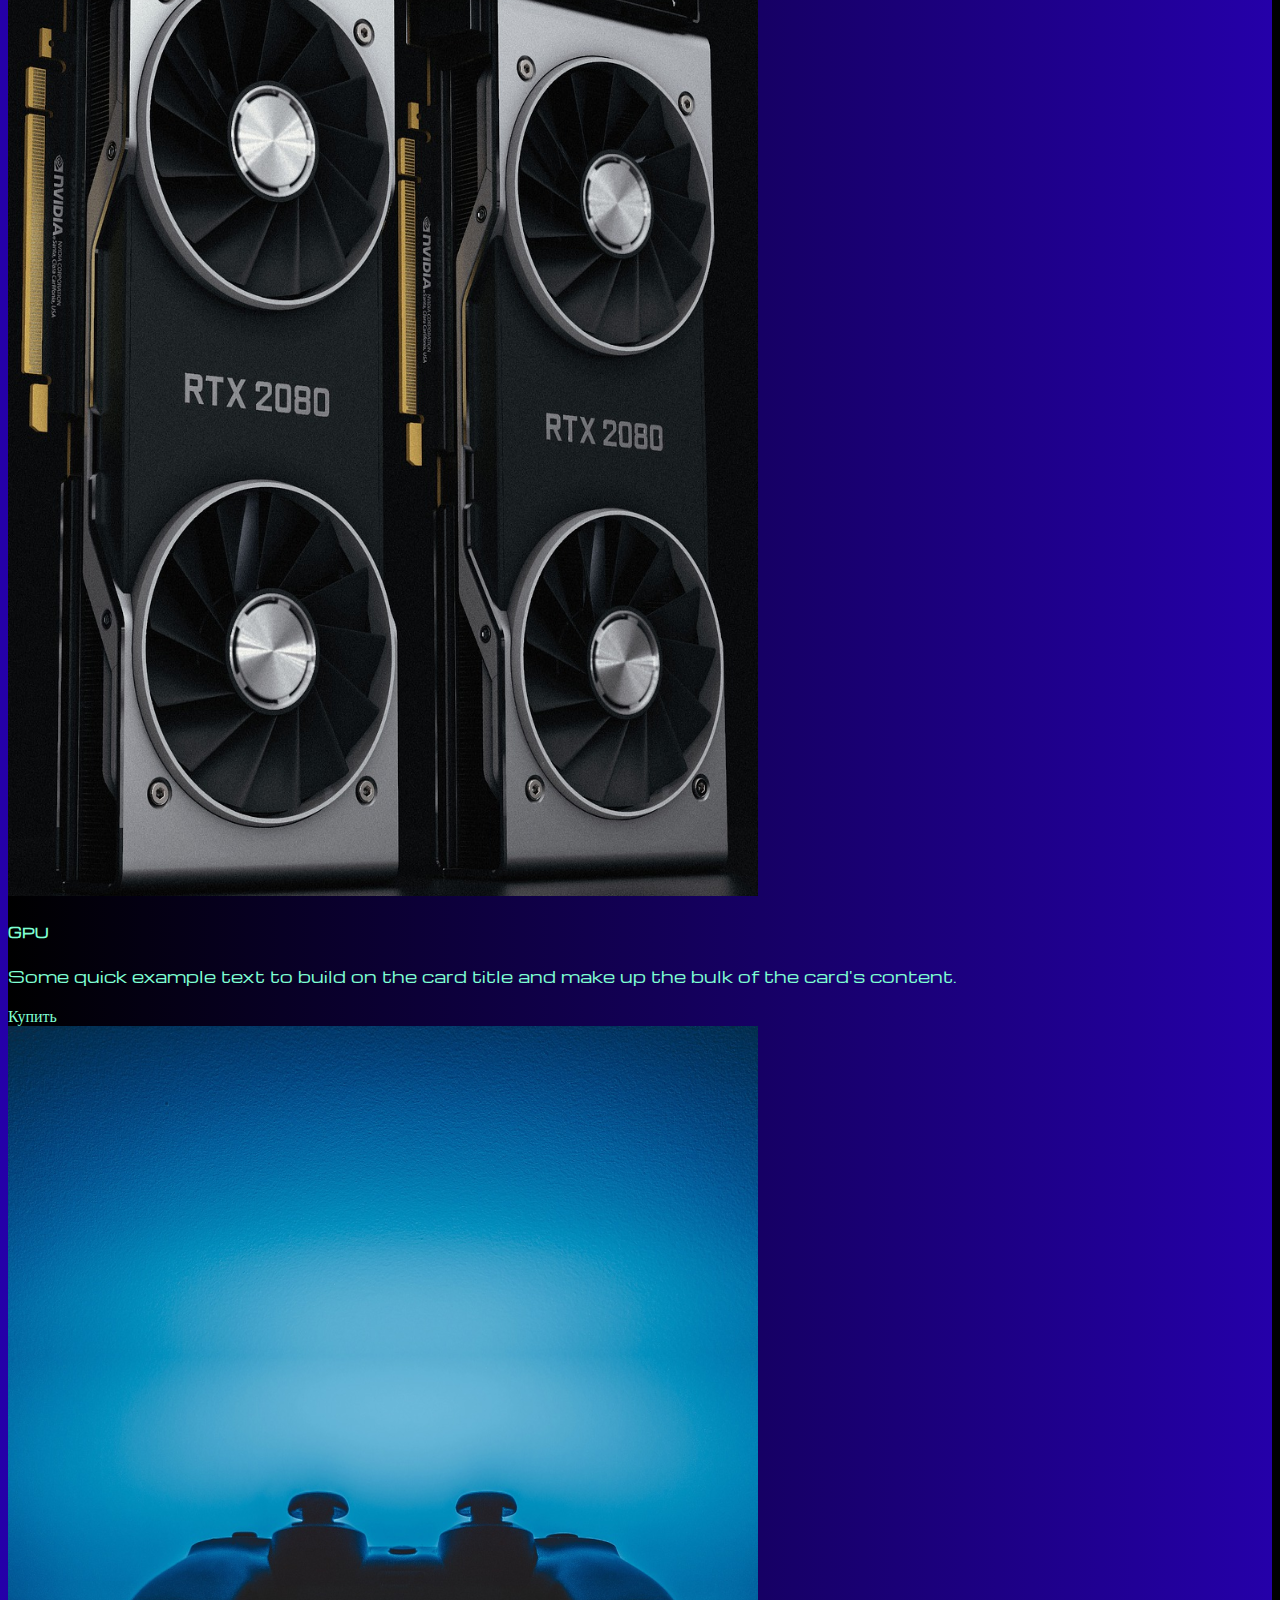
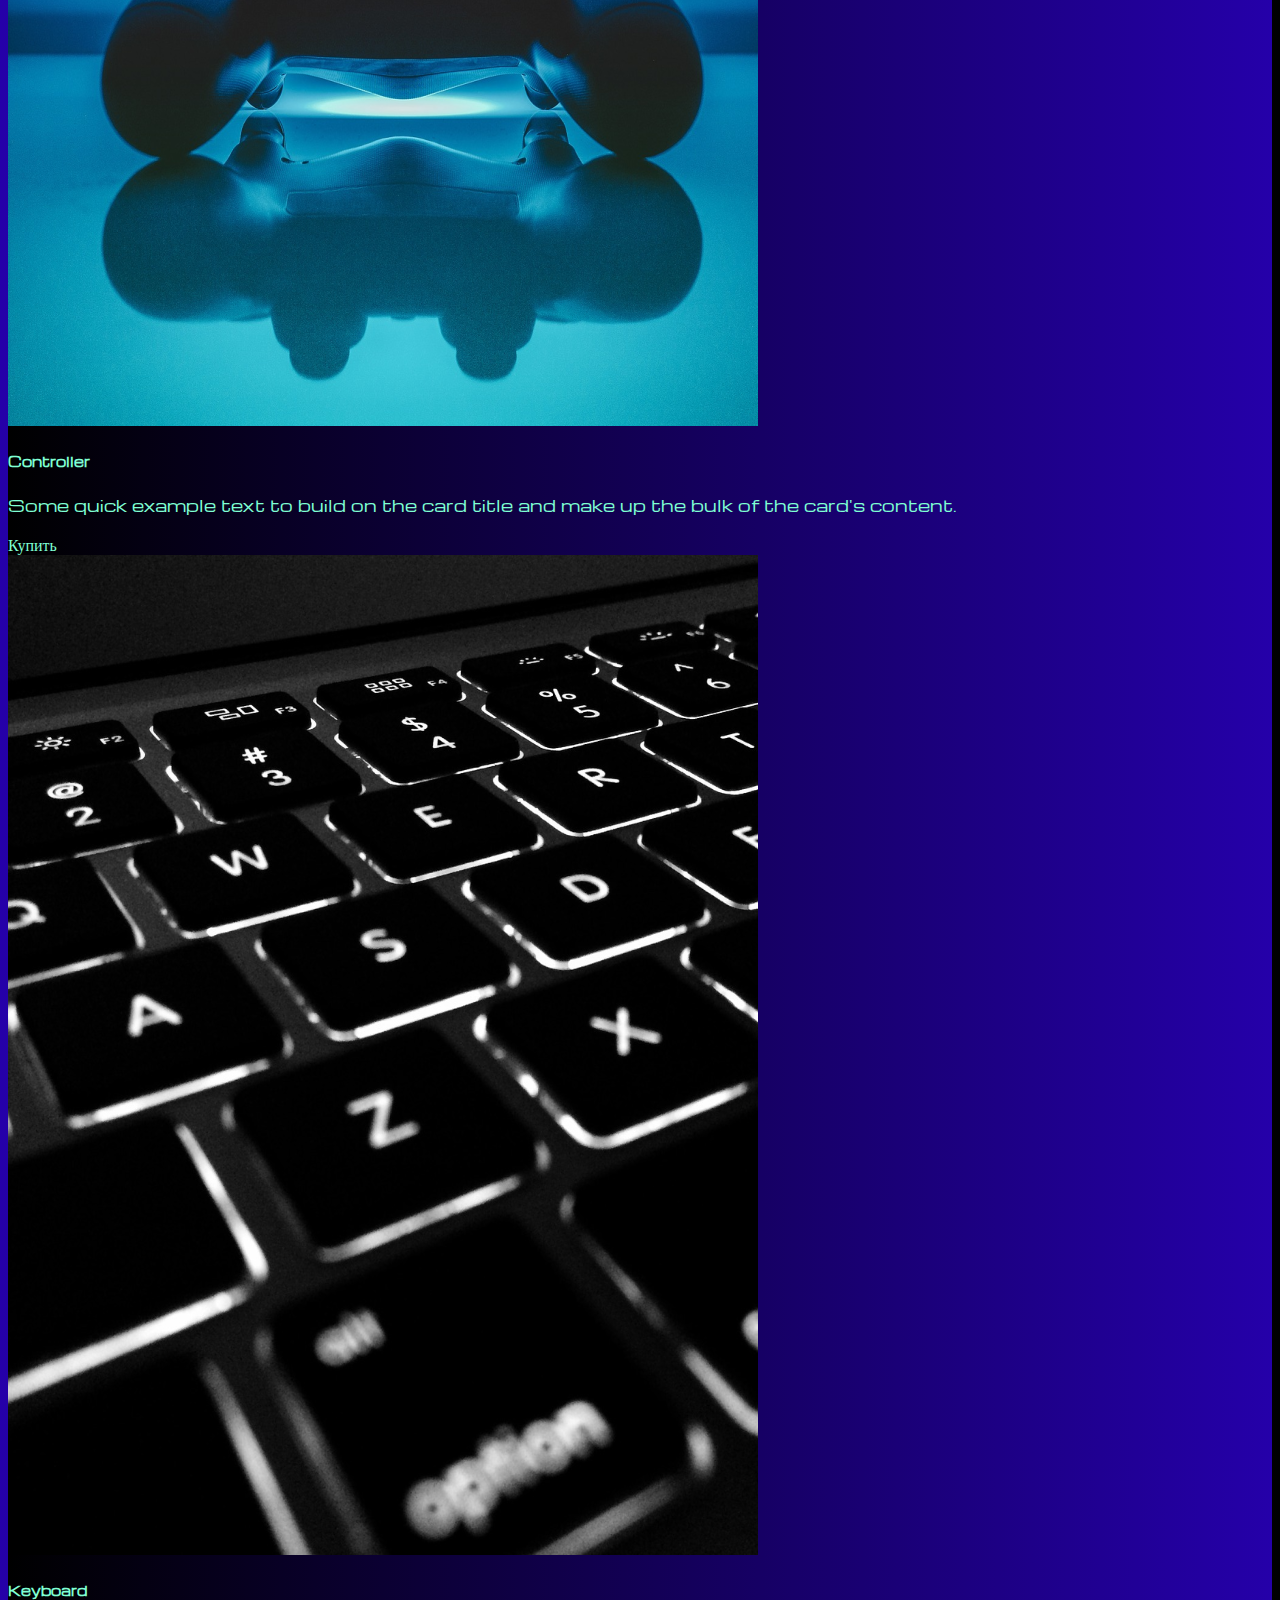
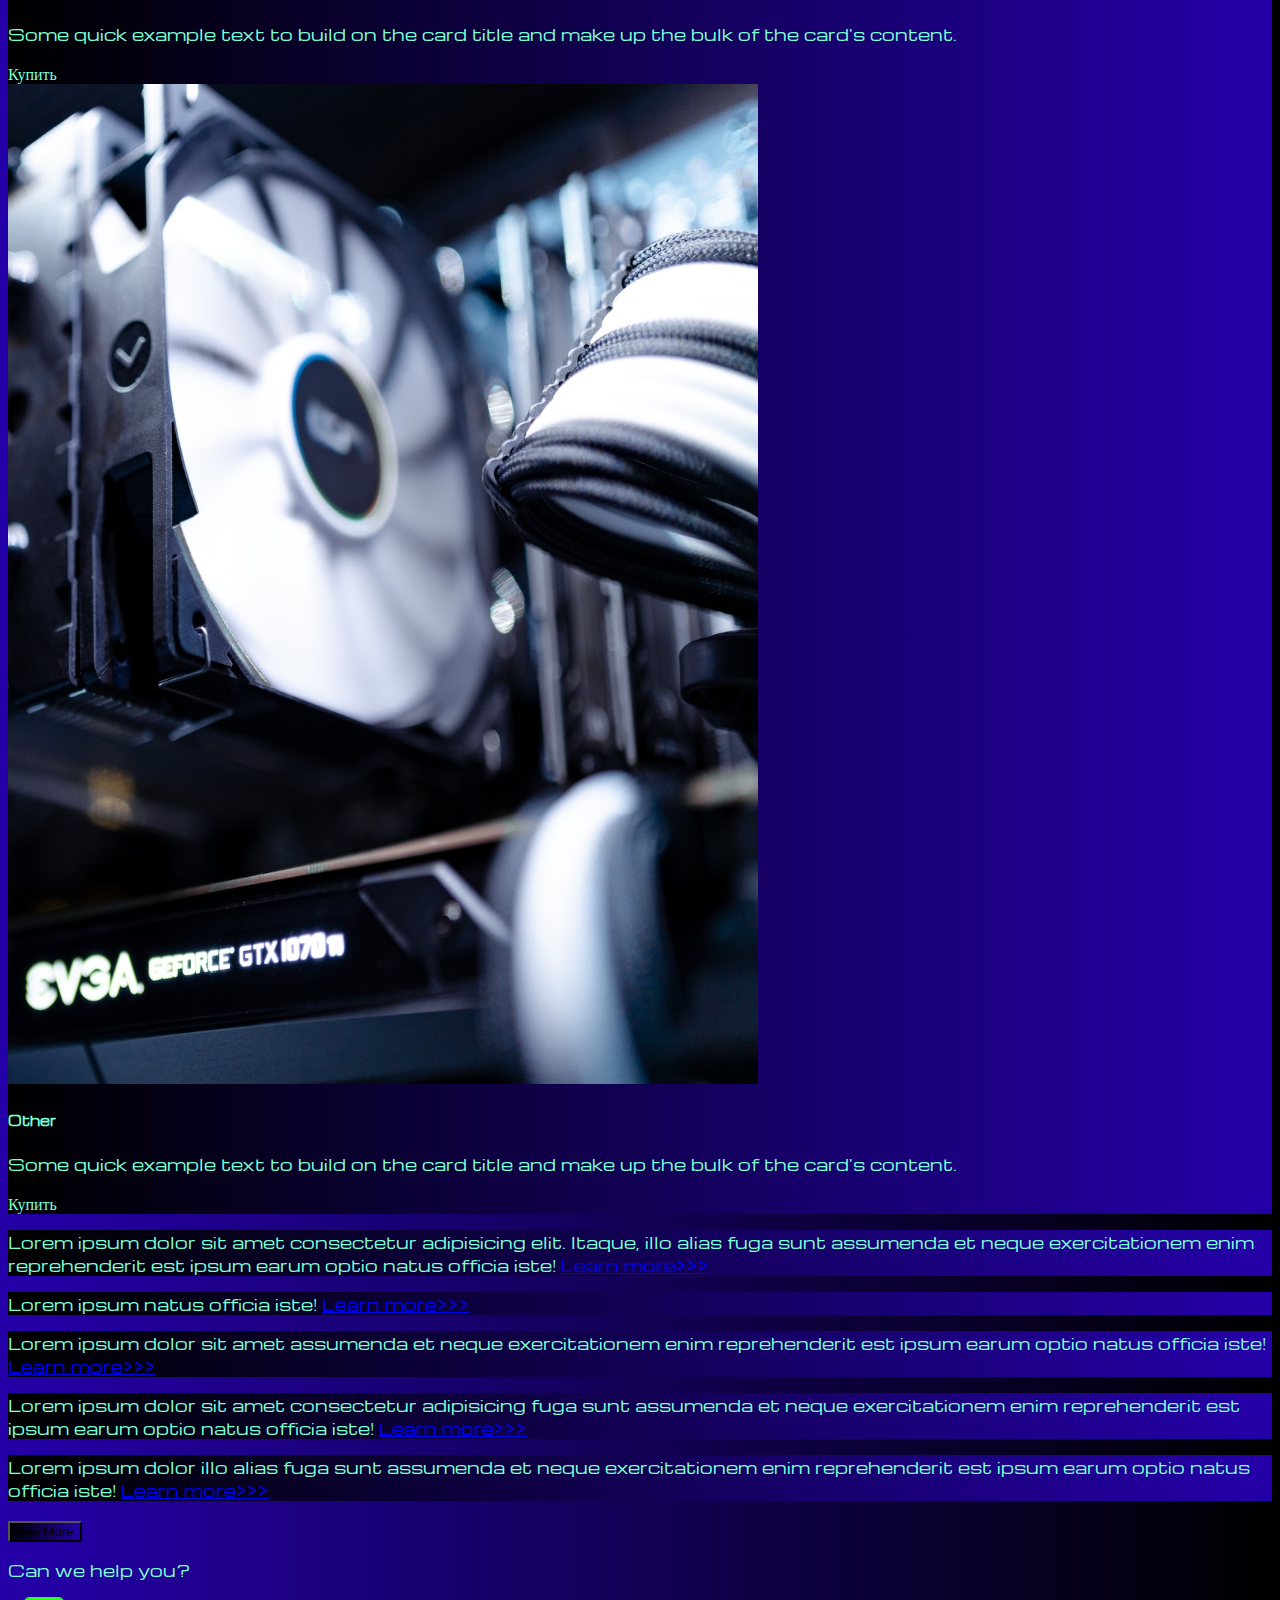
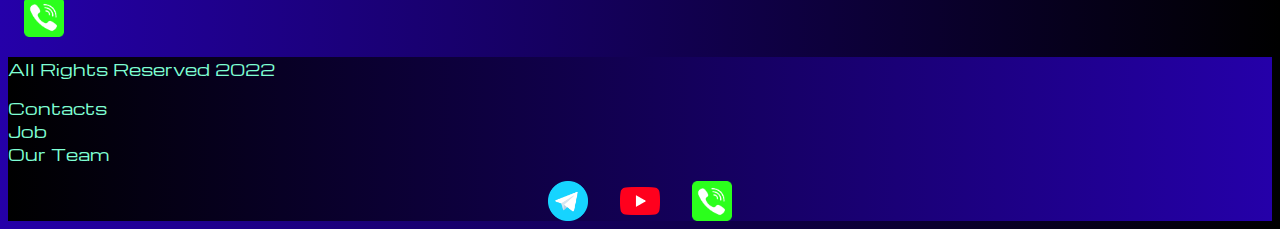
<file: HitSite/pricing.html>
<!DOCTYPE html>
<html lang="en">

<head>
  <meta charset="UTF-8">
  <meta http-equiv="X-UA-Compatible" content="IE=edge">
  <meta name="viewport" content="width=device-width, initial-scale=1.0">
  <link href="https://cdn.jsdelivr.net/npm/bootstrap@5.2.3/dist/css/bootstrap.min.css" rel="stylesheet"
    integrity="sha384-rbsA2VBKQhggwzxH7pPCaAqO46MgnOM80zW1RWuH61DGLwZJEdK2Kadq2F9CUG65" crossorigin="anonymous">
  <link rel="stylesheet" href="source/styles/mycss.css">
  <title>Document</title>

</head>

<body>
  <header>
    <nav class="navbar navbar-expand-lg bg-dark">
      <div class="container-fluid">
        <a class="navbar-brand" href="index.html"><img src="source/images/logo.png" alt=""></a>
        <button class="navbar-toggler" type="button" data-bs-toggle="collapse" data-bs-target="#navbarNav"
          aria-controls="navbarNav" aria-expanded="false" aria-label="Toggle navigation">
          <span class="navbar-toggler-icon"></span>
        </button>
        <div class="collapse navbar-collapse" id="navbarNav">
          <ul class="navbar-nav">
            <li class="nav-item">
              <a class="nav-link active" aria-current="page" href="index.html">Home</a>
            </li>
            <li class="nav-item">
              <a class="nav-link " href="pricing.html">Pricing</a>
            </li>
            <li>
              <a class="nav-link active" href="pricing.html">
                <img style="width: 35px; margin-inline: 1em;" src="source/files/yt.png" alt="">
              </a>
            </li>
            <li class="nav-item">
              <a class="nav-link active" href="pricing.html">
                <img style="width: 25px; margin-inline: 1em;" src="source/files/tg.png" alt="">
              </a>
            </li>
          </ul>
        </div>
      </div>
    </nav>
  </header>
  <section>
    <div class="container-fluid mt-4">
      <div class="row">
        <div class="col-lg-1">
        </div>
        
        <div class="col-lg-8 col-md-12">
          <div class="row">
            <div class="col-lg-4 col-md-6 mt-4">
              <div class="card">
                <a href="#"><img src="source/images/laptop.png" class="card-img-top" alt="laptop"></a>
                <div class="card-body">
                  <h5 class="card-title"><a href="#">Laptops</a></h5>
                  <p class="card-text"><a href="#">
                    Some quick example text to build on the card title and make up the bulk of the card's
                      content.
                  </a></p>
                  <a href="#" class="btn btn-primary">Купить</a>
                </div>
              </div>
            </div>
            <div class="col-lg-4 col-md-6 mt-4">
              <div class="card">
                <img src="source/images/gaming pc.png" class="card-img-top" alt="gaming">
                <div class="card-body">
                  <h5 class="card-title">PC</h5>
                  <p class="card-text">Some quick example text to build on the card title and make up the bulk of the card's
                    content.</p>
                  <a href="#" class="btn btn-primary">Купить</a>
                </div>
              </div>
            </div>
            <div class="col-lg-4 col-md-6 mt-4">
              <div class="card">
                <img src="source/images/vr.png" class="card-img-top" alt="vr">
                <div class="card-body">
                  <h5 class="card-title">Vr</h5>
                  <p class="card-text">Some quick example text to build on the card title and make up the bulk of the card's
                    content.</p>
                  <a href="#" class="btn btn-primary">Купить</a>
                </div>
              </div>
            </div>
            
            <div class="col-lg-4 col-md-6 mt-4">
              <div class="card">
                <img src="source/images/cpu.png" class="card-img-top" alt="cpu">
                <div class="card-body">
                  <h5 class="card-title">CPU</h5>
                  <p class="card-text">Some quick example text to build on the card title and make up the bulk of the card's
                    content.</p>
                  <a href="#" class="btn btn-primary">Купить</a>
                </div>
              </div>
            </div>

            <div class="col-lg-4 col-md-6 mt-4">
              <div class="card">
                <img src="source/images/gpu.png" class="card-img-top" alt="gpu">
                <div class="card-body">
                  <h5 class="card-title">GPU</h5>
                  <p class="card-text">Some quick example text to build on the card title and make up the bulk of the card's
                    content.</p>
                  <a href="#" class="btn btn-primary">Купить</a>
                </div>
              </div>
            </div>

            <div class="col-lg-4 col-md-6 mt-4">
              <div class="card">
                <img src="source/images/controller.png" class="card-img-top" alt="controller">
                <div class="card-body">
                  <h5 class="card-title">Controller</h5>
                  <p class="card-text">Some quick example text to build on the card title and make up the bulk of the card's
                    content.</p>
                  <a href="#" class="btn btn-primary">Купить</a>
                </div>
              </div>
            </div>

            <div class="col-lg-4 col-md-6 mt-4">
              <div class="card">
                <img src="source/images/acc.png" class="card-img-top" alt="keyboard">
                <div class="card-body">
                  <h5 class="card-title">Keyboard</h5>
                  <p class="card-text">Some quick example text to build on the card title and make up the bulk of the card's
                    content.</p>
                  <a href="#" class="btn btn-primary">Купить</a>
                </div>
              </div>
            </div>

            <div class="col-lg-4 col-md-6 mt-4">
              <div class="card">
                <img src="source/images/other.png" class="card-img-top" alt="other">
                <div class="card-body">
                  <h5 class="card-title">Other</h5>
                  <p class="card-text">Some quick example text to build on the card title and make up the bulk of the card's
                    content.</p>
                  <a href="#" class="btn btn-primary">Купить</a>
                </div>
              </div>
            </div>
            
          </div>
        </div>
        
        <div class="col-lg-3 col-md-12">
          <div class="row px-2">
            <div class="col-lg-12 sidebar my-4">
              <p>Lorem ipsum dolor sit amet consectetur adipisicing elit. Itaque, illo alias fuga sunt assumenda et neque exercitationem enim reprehenderit est ipsum earum optio natus officia iste! <a href="#">Learn more>>></a></p>
            </div>
            <div class="col-lg-12 sidebar my-4">
              <p>Lorem ipsum natus officia iste! <a href="#">Learn more>>></a></p>
            </div>
            <div class="col-lg-12 sidebar my-4">
              <p>Lorem ipsum dolor sit amet assumenda et neque exercitationem enim reprehenderit est ipsum earum optio natus officia iste! <a href="#">Learn more>>></a></p>
            </div>
            <div class="col-lg-12 sidebar my-4">
              <p>Lorem ipsum dolor sit amet consectetur adipisicing fuga sunt assumenda et neque exercitationem enim reprehenderit est ipsum earum optio natus officia iste! <a href="#">Learn more>>></a></p>
            </div>
            <div class="col-lg-12 sidebar my-4">
              <p>Lorem ipsum dolor illo alias fuga sunt assumenda et neque exercitationem enim reprehenderit est ipsum earum optio natus officia iste! <a href="#">Learn more>>></a></p>
            </div>
          </div>
        </div>
      </div>

      <div class="col-md-12 col-md-12 text-center mt-4">
        <button type="button" class="btn btn-outline-primary btn-lg my-4">See More</button>
      </div>
      
      <div class="col-md-12 col-md-12 text-center mt-4">
        <p>Can we help you?</p>
      </div>
  
      <div class="col-md-12 col-md-12 text-center">
        <img class="call-anim" style="width: 40px; margin-inline: 1em;" src="source/files/phone.png" alt="">
      </div>
    </div>

  </section>

  <!-- делаем отступ от верха -->
  <footer class="mt-4">
    <div class="container-fluid">
      <div class="row">
        <div class="col-lg-4 col-md-12 footer-text text-center">
          <p>All Rights Reserved 2022</p>
        </div>
        <div class="col-lg-4 col-md-12 footer-text text-center">
          <p>Contacts <br>Job<br>Our Team</p>
        </div>
        <div class="col-lg-4 col-md-12 media-links">
          <!-- ставим ширину, margin-inline для того, чтобы не прилипали друг к другу -->
          <img style="width: 40px; margin-inline: 1em;" src="source/files/tg.png" alt="">
          <img style="width: 40px; margin-inline: 1em;" src="source/files/yt.png" alt="">
          <img style="width: 40px; margin-inline: 1em;" src="source/files/phone.png" alt="">
        </div>
      </div>
    </div>
  </footer>
  <script src="https://cdn.jsdelivr.net/npm/bootstrap@5.2.3/dist/js/bootstrap.bundle.min.js"
    integrity="sha384-kenU1KFdBIe4zVF0s0G1M5b4hcpxyD9F7jL+jjXkk+Q2h455rYXK/7HAuoJl+0I4"
    crossorigin="anonymous"></script>
</body>

</html>
</file>
<file: HitSite/source/styles/mycss.css>
/* Шрифты */
@import url('https://fonts.googleapis.com/css?family=Michroma&display=swap');

body {
    font-family: Michroma, serif;
    background: linear-gradient(90deg, #2500a9 0%, #000000 100%);
}

p {
    color: aquamarine;
}

.nav-link {
    color: aquamarine;
}
.navbar-nav .nav-link.active {
    color: rgb(246, 246, 246);
}

.navbar-brand img {
    width: 40px;
}

.navbar-toggler {
    background-color: rgb(193, 193, 193);
}

.sidebar {
    color: aquamarine;
    background: linear-gradient(270deg, #2500a9 0%, #000000 100%);

}

.card {
    background: linear-gradient(270deg, #2500a9 0%, #000000 100%);
    color: aquamarine;
}

.card a {
    text-decoration: none;
    color: aquamarine;
}

.slide-text {
    /* центруем текст по центру блока с картинкой */
    margin: auto auto;
}

.slide-text>p {
    color: aquamarine;
}

/* убираем нижние кнопки если пользователь на планшете */
@media (max-width: 765px) {
    .carousel-indicators {
        display: none;
    }
}

footer,
.btn-outline-primary {
    background: linear-gradient(270deg, #2500a9 0%, #000000 100%);
    
}

.footer-text {
    color: aquamarine;
    margin: auto auto;
}


.call-anim {
    animation-duration: 2s;
    animation-timing-function: ease;
    animation-iteration-count: infinite;

    /* чтобы анимация проигрывалась до конца */
    animation-fill-mode: both;
}

.call-anim:hover {
    animation-name: myAnim;
}

@keyframes myAnim {
	0%,
	100% {
		transform: translateX(0%);
		transform-origin: 50% 50%;
	}

	15% {
		transform: translateX(-30px) rotate(-6deg);
	}

	30% {
		transform: translateX(15px) rotate(6deg);
	}

	45% {
		transform: translateX(-15px) rotate(-3.6deg);
	}

	60% {
		transform: translateX(9px) rotate(2.4deg);
	}

	75% {
		transform: translateX(-6px) rotate(-1.2deg);
	}
}

.media-links {
    display: flex;
    justify-content: center;
    align-items: center;
}
</file>
<file: HitSite/source/styles/bgvideo.css>
.bgvideo {
    height: 70vh;
    width: 100%;
    position: relative;
    /* чтобы разместить z-index */
    display: flex;


    justify-content: center;
    align-items: center;

}

.bgvideo video {
    height: 70vh;
    width: 100%;
    position: absolute;
    top: 0;
    left: 0;
    object-fit: cover;
    /* чтобы отображался под video-text */
    z-index: 1;
}

.video-text {
    color: rgb(127, 178, 255);
    /* чтобы отображался над bgvideo video */
    z-index: 2;
}

.effect {
    height: 70vh;
    width: 100%;
    position: absolute;
    top: 0;
    left: 0;
    object-fit: cover;
    /* чтобы отображался под video-text */
    z-index: 2;
    background-color: rgba(0, 0, 0, 0.375);
}
</file>
<file: TGSite/sourse/styles/my.css>
body {
    background-color: #5051f9;

}
.all-overflow {
    overflow: hidden;
}

/* Навбар */
.transparent-navbar {
    /* непрозрачность панели */
    background-color: transparent !important;
}
.custom-width-container {
    /* ширина навбара */
    width: 95%;
    z-index: 4;
}

.navbar-brand {
    font-size: 26px;
    color: white !important;
    font-family: 'TildaSansBlack',Arial,sans-serif;
    font-weight: 800;

}
.nav-link {
    font-size: 20px;
    font-weight: 400 !important;

    color: white !important;
    font-family: 'TildaSansRegular',Arial,sans-serif;
    
}
.oval-button {
    z-index: 5;

    /* Изменения в тексте */
    font-size: 14px;
    font-family: 'Arial',Arial,sans-serif;
    font-weight: 600;

    /* Регистрационная кнопка */
    background-color: white !important;
    font-weight: bold;
    color: #0000ff;
    border-radius: 50px; /* Устанавливаем радиус для создания овальной формы */
    width: 158px; /* Ширина кнопки */
    height: 55px; /* Высота кнопки */
    
}
.oval-button:hover {
    background-color: #0000c2 !important;
  }



/****************** 
 Первый блок 

******************/

.first-box {
    display: block;
    box-sizing: content-box;
    height: 760px;
    

    /* если содержимое больше, оно будет вылезать за границы */
    overflow: visible;
    /*  top, bottom, left и right элементам */
    position: relative;  
}

.fbox-position {
    left: calc(50% - 445px + 28px + 400px + 20px);
    position: absolute;
}

.text-block {
    top: 195px !important;
    left: calc(50% - 600px + 20px) !important;
    width: 809px;

    position: absolute;
}
.text-block>p {

    color: #ffffff;
    font-size: 50px;
    font-family: 'Raleway',Arial,sans-serif;
    line-height: 1.7;
    font-weight: 700;
    letter-spacing: 1px;
    background-position: center center;
    border-color: transparent;
    border-style: solid;

}

.f-description-block {

    top: 371px;
    left: calc(50% - 600px + 29px);
    width: 586px;


    position: absolute;
}
.f-description-block>p {
    color: #e3e3e3;
    font-size: 25px;
    font-family: 'TildaSansRegular',Arial,sans-serif;
    line-height: 1.55;
    font-weight: 400;
    background-position: center center;
    border-color: transparent;
    border-style: solid;

}


/* Кнопки первого блока */

.f-button-reg {
    top: 490px;
    left: calc(50% - 600px + 17px);
    width: 215px;
    height: 55px;
    
    /* z-index размещает элемент поверх другого */
    z-index: 3;
    position: absolute;
}
.f-oval-reg-button {
    z-index: 4;
    /* Изменения в тексте */
    font-size: 14px;
    font-family: 'Arial',Arial,sans-serif;
    font-weight: 600;

    /* Кнопка */
    background-color: white !important;
    font-weight: bold;
    color: #0000ff;
    border-radius: 50px; /* Устанавливаем радиус для создания овальной формы */
    width: 220px; /* Ширина кнопки */
    height: 55px; /* Высота кнопки */
    
    /* прозрачные границы */
    border-color: transparent; 
    border-style: solid;
}
.f-oval-reg-button:hover {
    background-color: #0000c2 !important;
}

.f-button-demo {
    top: 490px;
    left: calc(50% - 445px + 35px);
    width: 218px;
    height: 55px;

    z-index: 2;
    position: absolute;
}
.f-oval-demo-button {
    z-index: 5;

    /* Изменения в тексте */
    font-size: 14px;
    font-family: 'Arial',Arial,sans-serif;
    font-weight: 600;

    /* Кнопка */
    background-color: #44e63e !important;
    font-weight: bold;
    color: #5051f9;
    border-radius: 50px; /* Устанавливаем радиус для создания овальной формы */
    width: 220px; /* Ширина кнопки */
    height: 55px; /* Высота кнопки */
    
    /* прозрачные границы */
    border-color: transparent; 
    border-style: solid;
}

.f-oval-demo-button:hover {
    background-color: #0000c2 !important;
}



/* Пикчи первого блока */


.f-ramka1 {
    z-index: 6;

    left: calc(50% - 445px + 28px + 377px + 15px);

    top: 117px;
    width: 557px;


    position: absolute;
}


.f-picture {
    z-index: 5;

    height: 507px;
    left: calc(50% - 445px + 28px + 524px + 28px);

    top: 142px;
    width: 234px;

    position: absolute;
}


.f-ramka2 {
    z-index: 8;

    left: calc(50% - 445px + 28px + 530px + 15px);

    top: 26px;
    width: 704px;


    position: absolute;
}

.f-picture2 {
    z-index: 7;

    /* height: 507px; */
    left: calc(50% - 445px + 28px + 727px + 22px);

    top: 57px;
    width: 296px;

    position: absolute;
}


/* Блуры первого блока */

.f-blur-block {
    left: calc(50% - 475px + 28px + 20px + 22px);
    top: 20px;

    height: 920px;
    width: 1320px;    

    overflow: hidden;

    position: absolute;
}

.f-blur1 {
    z-index: 1;

    overflow: hidden;
    
    width: 1620px;    
    

    filter: blur(50px);
    position: absolute;
}


.f-back1 {
    z-index: 3;

    width: 191px;
    left: calc(50% - 475px + 28px + 920px + 12px);
    top: 361px;
    height: 161px;

    filter: blur(52px);

    background-color: #15ff0d;

    position: absolute;
}
.f-back2 {
    z-index: 3;

    width: 191px;
    left: calc(50% - 475px + 28px + 650px + 12px);
    top: 540px;
    height: 161px;

    filter: blur(62px);

    background-color: #15ff0d;

    position: absolute;
}

.second-block {
    height: 590px;
    width: 100%;
    background-color: #ffffff;



    position: relative;
}

/* Второй блок */

.s-text {

    top: 45px;
    left: calc(50% - 759px + 28px + 130px + 15px);
    width: 1214px;

    position: absolute; 

}

.s-text>p {
    z-index: 2;
    color: #5c5c5c;
    font-size: 45px;
    font-family: 'Raleway',Arial,sans-serif;
    font-weight: 700;

    
}

/* квадраты второго блока */

.s-block1 {
    left: calc(50% - 760px + 28px + 130px + 15px);

    top: 1115px;  
    position: absolute;    
}
.s-block1>div {

    width: 359px;
    height: 355px;

    z-index: 3;

    border-width: 0px;
    border-radius: 30px;
    background-color: #ffffff;
    background-position: center center;
    border-color: #5051f9;
    border-style: solid;
    box-shadow: 0px 0px 15px 1px rgba(80,81,249,1);

    position: absolute;    
}
.s-block1>div>div {
    top: 50px;
    left: 30px;
    width: 303px;

    line-height: 34px;
    
    font-size: 22px;
    font-family: 'RalewayThin',Arial,sans-serif;
    line-height: 1.55;
    font-weight: 400;
    background-position: center center;
    border-color: transparent;
    border-style: solid;

    position: absolute;
}
.s-block1>div>p {
    top: 280px;
    left: 160px;

    z-index: 4;

    transform: rotate(4deg);
    color: #85ff66;
    font-size: 100px;
    font-family: 'TildaSansBlack',Arial,sans-serif;
    font-weight: 900;
    background-position: center center;
    border-color: transparent;
    border-style: solid;

    position: absolute;
}


.s-block2 {

    left: calc(50% - 349px + 28px + 130px + 15px);

    top: 1115px;  
    position: absolute;    
}
.s-block2>div {

    width: 359px;
    height: 355px;

    z-index: 3;

    border-width: 0px;
    border-radius: 30px;
    background-color: #ffffff;
    background-position: center center;
    border-color: #5051f9;
    border-style: solid;
    box-shadow: 0px 0px 15px 1px rgba(80,81,249,1);

    position: absolute;    
}
.s-block2>div>div {
    top: 50px;
    left: 30px;
    width: 303px;

    line-height: 34px;
    
    font-size: 22px;
    font-family: 'RalewayThin',Arial,sans-serif;
    line-height: 1.55;
    font-weight: 400;
    background-position: center center;
    border-color: transparent;
    border-style: solid;

    position: absolute;
}
.s-block2>div>p {
    top: 280px;
    left: 160px;

    z-index: 4;

    transform: rotate(4deg);
    color: #85ff66;
    font-size: 100px;
    font-family: 'TildaSansBlack',Arial,sans-serif;
    font-weight: 900;
    background-position: center center;
    border-color: transparent;
    border-style: solid;

    position: absolute;
}


.s-block3 {
    left: calc(50% - 340px + 28px + 537px + 15px);

    top: 1115px;  
    position: absolute;    
}
.s-block3>div {

    width: 359px;
    height: 355px;

    z-index: 3;

    border-width: 0px;
    border-radius: 30px;
    background-color: #ffffff;
    background-position: center center;
    border-color: #5051f9;
    border-style: solid;
    box-shadow: 0px 0px 15px 1px rgba(80,81,249,1);

    position: absolute;    
}
.s-block3>div>div {
    top: 50px;
    left: 30px;
    width: 303px;

    line-height: 34px;
    
    font-size: 22px;
    font-family: 'RalewayThin',Arial,sans-serif;
    line-height: 1.55;
    font-weight: 400;
    background-position: center center;
    border-color: transparent;
    border-style: solid;

    position: absolute;
}
.s-block3>div>p {
    top: 280px;
    left: 160px;

    z-index: 4;

    transform: rotate(4deg);
    color: #85ff66;
    font-size: 100px;
    font-family: 'TildaSansBlack',Arial,sans-serif;
    font-weight: 900;
    background-position: center center;
    border-color: transparent;
    border-style: solid;

    position: absolute;
}


/* Третье окно */

.third-block {
    height: 1500px;
    width: 100%;

    position: relative;
}

.th-block {
    
    height: 440px;
    z-index: 1;

    left: calc(50% - 1125px + 28px + 130px + 15px);
    

    background-color: #5051f9;
    position: absolute;
}

.th-text-block>p {
    top: 190px;
    left: 341.5px;
    width: 1214px;

    text-align: center;
    

    font-size: 45px;
    font-family: 'Raleway',Arial,sans-serif;
    font-weight: 700;
    color: #ffffff;


    position: absolute;
}


.th-block-2 {
    top: 440px;

    height: 1060px;
    width: 100%;

    background-color: #5051f9;
    overflow: visible;
    
    position: absolute;
}

.th-pic-block {
    z-index: 3;

    left: 284.5px;
    top: 80px;
    width: 1335px;

    

    position: absolute;
}

.th-pic-1 {
    

    height: 900px;
    width: 1345px;

    overflow: hidden;

    position: absolute;
}
.th-pic-1>img {

    left: -808.5px;
    top: -115px;

    width: 1645px;
    transform: rotate(21deg);

    position: absolute;
}


.th-pic-2>img {
    left: 265.5px;
    top: 528px;
    width: 219px;

    position: absolute;
}

.th-pic-3>img {
    z-index: 4;
    left: 1421.5px;
    top: 125px;
    width: 125px;

    transform: rotate(15deg);

    position: absolute;
}
.th-pic-4>img {
    z-index: 4;

    left: 321.5px;
    top: 765px;
    width: 112px;

    transform: rotate(344deg);

    position: absolute;
}
.th-pic-5>img {
    z-index: 4;

    left: 492.5px;
    top: 738px;
    width: 51px;

    transform: rotate(41deg);

    position: absolute;

}
.th-pic-6>img {
    left: 465.5px;
    top: 682px;
    width: 25px;

    transform: rotate(41deg);
    
    position: absolute;
}

.th-pic-7>img {
    left: 1351.5px;
    top: 225px;
    width: 58px;

    transform: rotate(332deg);

    position: absolute;
}

.th-pic-8>img {
    z-index: 4;
    left: 465.5px;
    top: 682px;
    width: 25px;

    transform: rotate(41deg);
    position: absolute;
}

.th-pic-9>img {
    z-index: 4;
    left: 1351.5px;
    top: 225px;
    width: 58px;

    transform: rotate(332deg);
    position: absolute;
}

.th-pic-10>img {
    z-index: 4;

    left: 1476.5px;
    top: 270px;
    width: 37px;

    transform: rotate(5deg);
    position: absolute;
}

.th-pic-11>img {
    z-index: 4;

    left: 371.5px;
    top: 20px;
    width: 140px;

    transform: rotate(315deg);
    position: absolute;
}

.th-pic-12>img {
    z-index: 4;
    left: 1461.5px;
    top: 655px;
    width: 150px;


    transform: rotate(65deg);
    position: absolute;
}

.t-oval-reg-button {
    z-index: 4;

    top: 167px;
    left: 1211.5px;
    width: 200px;
    height: 55px;


    position: absolute;
}

.th-oval-button {
    /* Изменения в тексте */
    font-size: 14px;
    font-family: 'Arial',Arial,sans-serif;
    font-weight: 600;

    /* Регистрационная кнопка */
    background-color: #5051f9 !important;
    font-weight: bold;
    color: #ffffff;

    border-color: none;
    border-radius: 50px; /* Устанавливаем радиус для создания овальной формы */
    width: 198px; /* Ширина кнопки */
    height: 55px; /* Высота кнопки */
    border-color: transparent;
    border-style: solid;
    
}

.th-oval-button:hover {
    background-color: #ffffff !important;
    color: #000000;
    border-color: transparent;
    border-style: solid;
}

.t-button1>div {
    z-index: 4;
    width: 161px;
    left: 311.5px;
    top: 207px;
    height: 40px;

    border-radius: 10px;
    background-color: #5051f9;
    background-position: center center;
    border-color: transparent;
    border-style: solid;

    position: absolute;
}
.t-button1>p {
    top: 206px;
    left: 321.5px;
    width: 223px;
    color: #ffffff;
    z-index: 5;

    position: absolute;
    line-height: 39px;

    color: #ffffff;
    font-size: 25px;
    font-family: 'Raleway',Arial,sans-serif;
    line-height: 1.55;
    font-weight: 700;
    


    position: absolute;
}

.t-button2>div {
    z-index: 4;

    width: 266px;
    left: 285.5px;
    top: 259px;
    height: 40px;

    border-radius: 10px;
    background-color: #5051f9;    

    position: absolute;
}
.t-button2>p {
    z-index: 5;

    color: #ffffff;
    font-size: 25px;
    font-family: 'Raleway',Arial,sans-serif;
    font-weight: 700;

    top: 260px;
    left: 294.5px;
    width: 265px;

    position: absolute;
}

.t-button3>div {
    width: 160px;
    left: 1406.5px;
    top: 561px;
    height: 40px;
    border-radius: 10px;
    background-color: #5051f9;

    z-index: 4;
    position: absolute;
}

.t-button3>p {
    top: 561px;
    left: 1421.5px;
    width: 245px;
    color: #ffffff;
    font-size: 25px;
    font-family: 'Raleway',Arial,sans-serif;
    font-weight: 700;

    z-index: 5;
    position: absolute;
}



.t-button4>div {
    width: 245px;
    left: 1342.5px;
    top: 615px;
    height: 40px;

    border-radius: 10px;
    background-color: #5051f9;

    z-index: 4;
    position: absolute;
}

.t-button4>p {
    top: 616px;
    left: 1352.5px;
    width: 400px;
    color: #ffffff;
    font-size: 25px;
    font-family: 'Raleway',Arial,sans-serif;
    font-weight: 700;

    z-index: 5;
    position: absolute;
}


.t-button5>div {
    width: 324px;
    left: 1348.5px;
    top: 508px;
    height: 40px;
    border-radius: 10px;
    background-color: #5051f9;

    z-index: 4;
    position: absolute;
}

.t-button5>p {
    top: 510px;
    left: 1361.5px;
    width: 400px;
    color: #ffffff;
    font-size: 25px;
    font-family: 'Raleway',Arial,sans-serif;
    font-weight: 700;

    z-index: 5;
    position: absolute;
}

.t-blur-l {
    left: 511.5px;
    top: 160px;

    overflow: hidden;

    height: 900px;
    width: 1390px;

    position: absolute;
}

.t-blur-l>img {
    
    width: 1645px;

    transform: rotate(21deg);    
    
    position: absolute;
}



.background-footer {
    height: 230px;
    width: 100%;
    
    background-color: #302e2e;


    position: relative;
}

.footer-between-layer {

    left: calc(50% - 1125px + 28px + 130px + 15px);


    position: absolute;
}


.foot-text1 {
    top: 104px;
    left: 692.5px;
    width: 271px;
    color: #808080;
    z-index: 2;


    position: absolute;

}
.foot-text1>p{
    color: #808080;
    font-size: 22px;
    font-family: 'Raleway',Arial,sans-serif;
    font-weight: 900;
}
.foot-pic1 {
    left: 802.5px;
    top: 73px;
    width: 81px;
    

    position: absolute;
}
.foot-pic1>img {
    top: 96px;
    left: 419.5px;
    width: 184px;

    max-width: 80px;
}

.foot-text2 {
    top: 96px;
    left: 419.5px;
    width: 184px;    

    position: absolute;
}
.foot-text2>p {
    color: #5051f9;
    font-size: 30px;
    font-family: 'Raleway',Arial,sans-serif;
    font-weight: 900;
}

.foot-text3 {
    top: 142px;
    left: 419.5px;
    width: 270px;

    position: absolute;
}

.foot-text3>p {
    color: #575757;
    font-size: 20px;
    font-family: 'TildaSans',Arial,sans-serif;
    
    font-weight: 400;

}

.foot-text4 {
    top: 110px;
    left: 924.5px;
    width: 167px;

    position: absolute;
}
.foot-text4>a {
    color: #b3b3b3;
    font-size: 18px;
    font-family: 'RalewayExtraLight',Arial,sans-serif;
    font-weight: 400;


}

.foot-text5 {
    top: 111px;
    left: 1111.5px;
    width: 162px;

    position: absolute;
}
.foot-text5>a {
    color: #b3b3b3;
    font-size: 18px;
    font-family: 'RalewayExtraLight',Arial,sans-serif;
    font-weight: 400;

}

.foot-text6 {
    top: 110px;
    left: 1299.5px;
    width: 140px;

    position: absolute;
}
.foot-text6>a {
    color: #b3b3b3;
    font-size: 18px;
    font-family: 'RalewayExtraLight',Arial,sans-serif;
    font-weight: 400;
}

/* финальная кнопка */

.material-symbols-outlined {
    color: white;
    text-decoration: none;
    font-family: 'Material Icons';
    font-weight: normal;
    font-style: normal;
    font-size: 22px;
    display: inline-block;
    line-height: 1;
    text-transform: none;
    letter-spacing: normal;
    word-wrap: normal;
    white-space: nowrap;
    direction: ltr;
    color: white;
    -webkit-font-smoothing: antialiased;
    text-rendering: optimizeLegibility;
    -moz-osx-font-smoothing: grayscale;
    font-feature-settings: 'liga';
}

.help-btn {
    z-index: 111111111;

    -webkit-box-shadow: 10px 11px 52px -6px rgba(0,0,0,0.53);
    -moz-box-shadow: 10px 11px 52px -6px rgba(0,0,0,0.53);
    border-radius: 50%;
    position: fixed;
    right: 20px;
    bottom: 20px;
    cursor: pointer;
    transition: all .2s linear;
    background: #5051F9!important;
    width: 50px;
    height: 50px;
    display: flex;
    align-items: center;
    justify-content: center;

    text-decoration: none;
}

.help-btn:hover {
    background-color: #5051f9;
}


@keyframes slide-in-out {
    0% {
        transform: translateX(75%);
    }

    100% {
        transform: translateX(-100%);
    }
}

.text-anim {
    z-index: 26;
    position: absolute;
    top: 1416px;
    width: 3457px;
    white-space: nowrap;
    overflow: hidden;
}

.moving-text {
    color: #ffffff;
    font-size: 71px;
    font-family: 'Raleway', Arial, sans-serif;
    font-weight: 900;
    display: inline-block;
    animation: slide-in-out 50s infinite linear;
}
</file>
<file: TGSite/sourse/fonts/TildaSans/TildaSans-Black/TildaSans-Black.css>
/* Generated by ParaType (http://www.paratype.com)*/
/* Font Tilda Sans Black: Copyright (c) ParaType, 2022. All rights reserved.*/

@font-face {
	font-family: 'TildaSansBlack';
	src: url('TildaSans-Black.eot');
	src:
	     url('TildaSans-Black.eot?#iefix') format('embedded-opentype'),
	     url('TildaSans-Black.woff2') format('woff2'),
	     url('TildaSans-Black.woff') format('woff');
	font-weight: normal;
	font-style: normal;
}
</file>
<file: TGSite/sourse/fonts/TildaSans/TildaSans-Light/TildaSans-Light.css>
/* Generated by ParaType (http://www.paratype.com)*/
/* Font Tilda Sans Light: Copyright (c) ParaType, 2022. All rights reserved.*/

@font-face {
	font-family: 'TildaSansLight';
	src: url('TildaSans-Light.eot');
	src:
	     url('TildaSans-Light.eot?#iefix') format('embedded-opentype'),
	     url('TildaSans-Light.woff2') format('woff2'),
	     url('TildaSans-Light.woff') format('woff');
	font-weight: normal;
	font-style: normal;
}
</file>
<file: TGSite/sourse/fonts/TildaSans/TildaSans-Regular/TildaSans-Regular.css>
/* Generated by ParaType (http://www.paratype.com)*/
/* Font Tilda Sans Regular: Copyright (c) ParaType, 2022. All rights reserved.*/

@font-face {
	font-family: 'TildaSansRegular';
	src: url('TildaSans-Regular.eot');
	src:
	     url('TildaSans-Regular.eot?#iefix') format('embedded-opentype'),
	     url('TildaSans-Regular.woff2') format('woff2'),
	     url('TildaSans-Regular.woff') format('woff');
	font-weight: normal;
	font-style: normal;
}
</file>
<file: TGSite/sourse/fonts/Raleway/Raleway.css>
/* Generated by ParaType (http://www.paratype.com)*/
/* Font Tilda Sans Bold: Copyright (c) ParaType, 2022. All rights reserved.*/

@font-face {
	font-family: 'Raleway';
	src: url('Raleway-Black.ttf');
	font-weight: normal;
	font-style: normal;
}
</file>
<file: TGSite/sourse/fonts/RalewayThin/RalewayThin.css>
/* Generated by ParaType (http://www.paratype.com)*/
/* Font Tilda Sans Bold: Copyright (c) ParaType, 2022. All rights reserved.*/

@font-face {
	font-family: 'RalewayThin';
	src: url('Raleway-Thin.ttf');
	font-weight: normal;
	font-style: normal;
}
</file>
<file: TGSite/sourse/fonts/RalewayExtraLight/RalewayExtraLight.css>
/* Generated by ParaType (http://www.paratype.com)*/
/* Font Tilda Sans Bold: Copyright (c) ParaType, 2022. All rights reserved.*/

@font-face {
	font-family: 'RalewayExtraLight';
	src: url('Raleway-Regular.ttf');
	font-weight: normal;
	font-style: normal;
}
</file>
